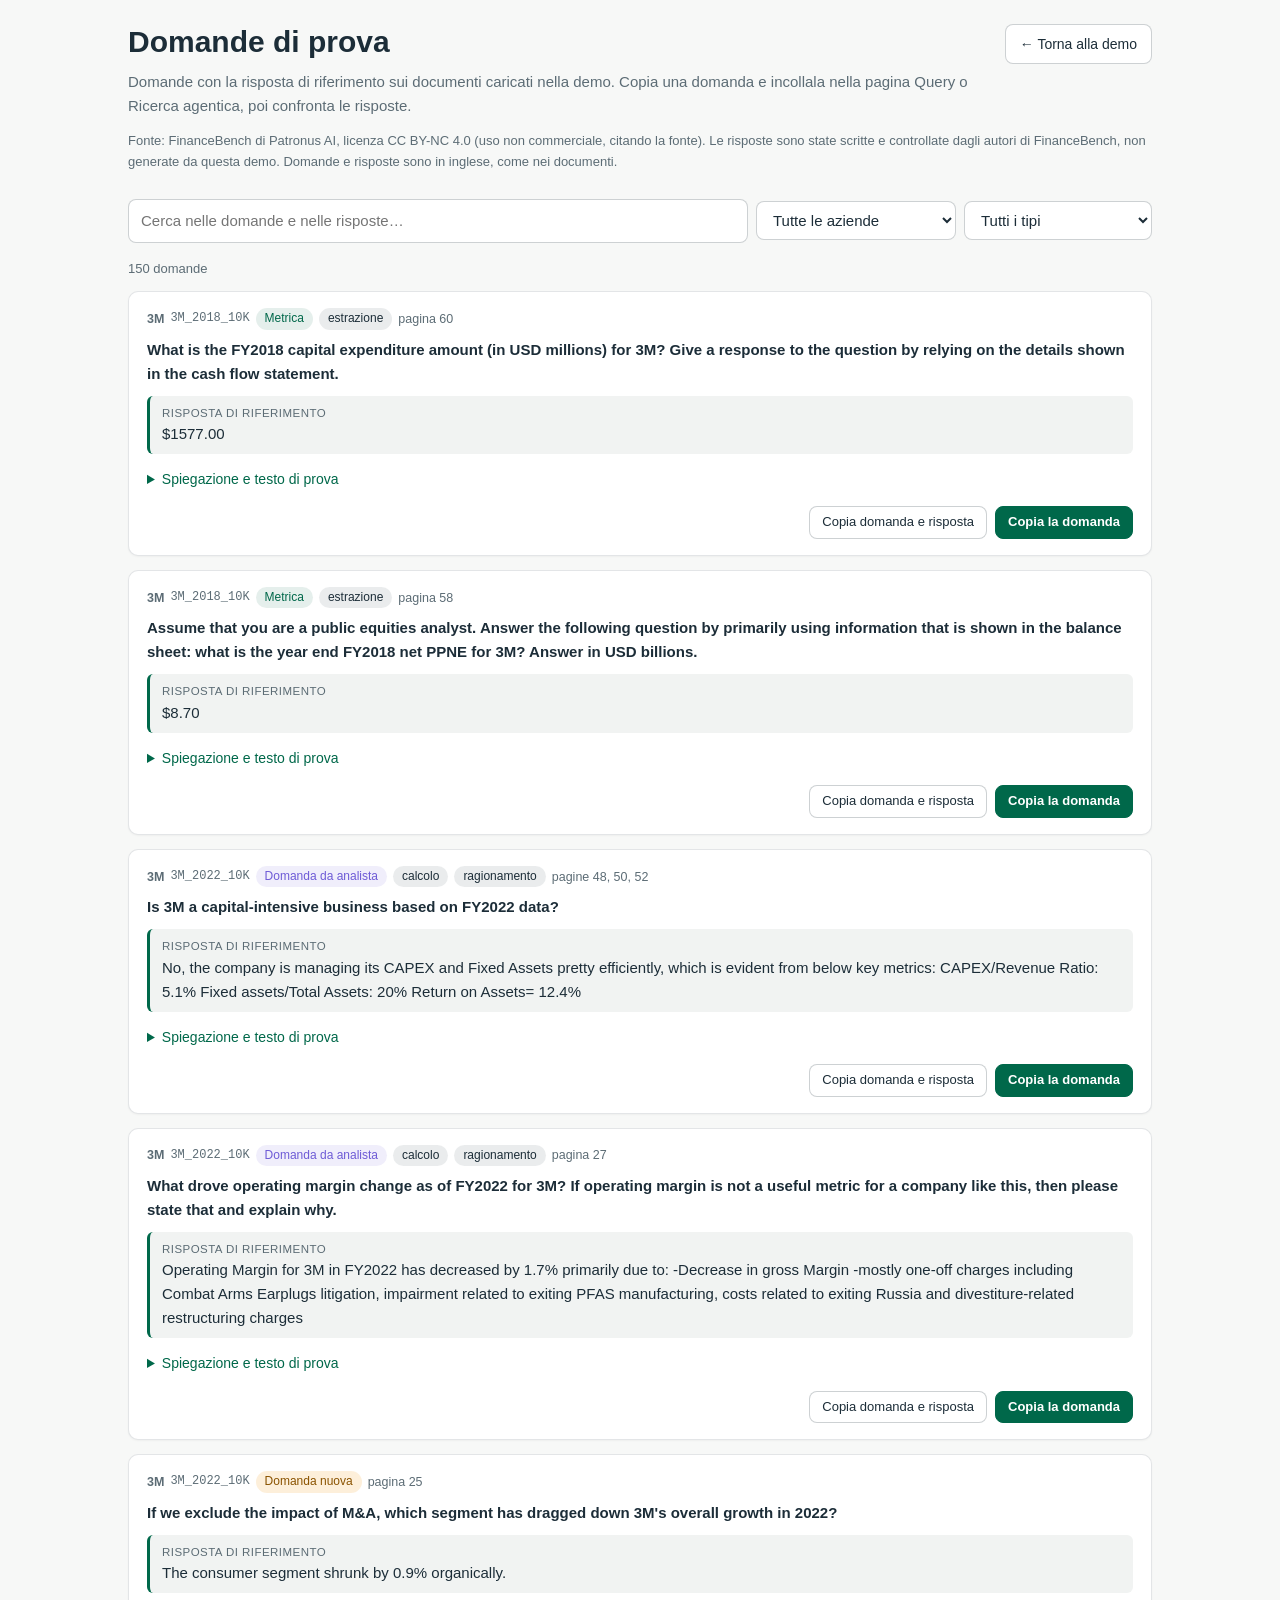
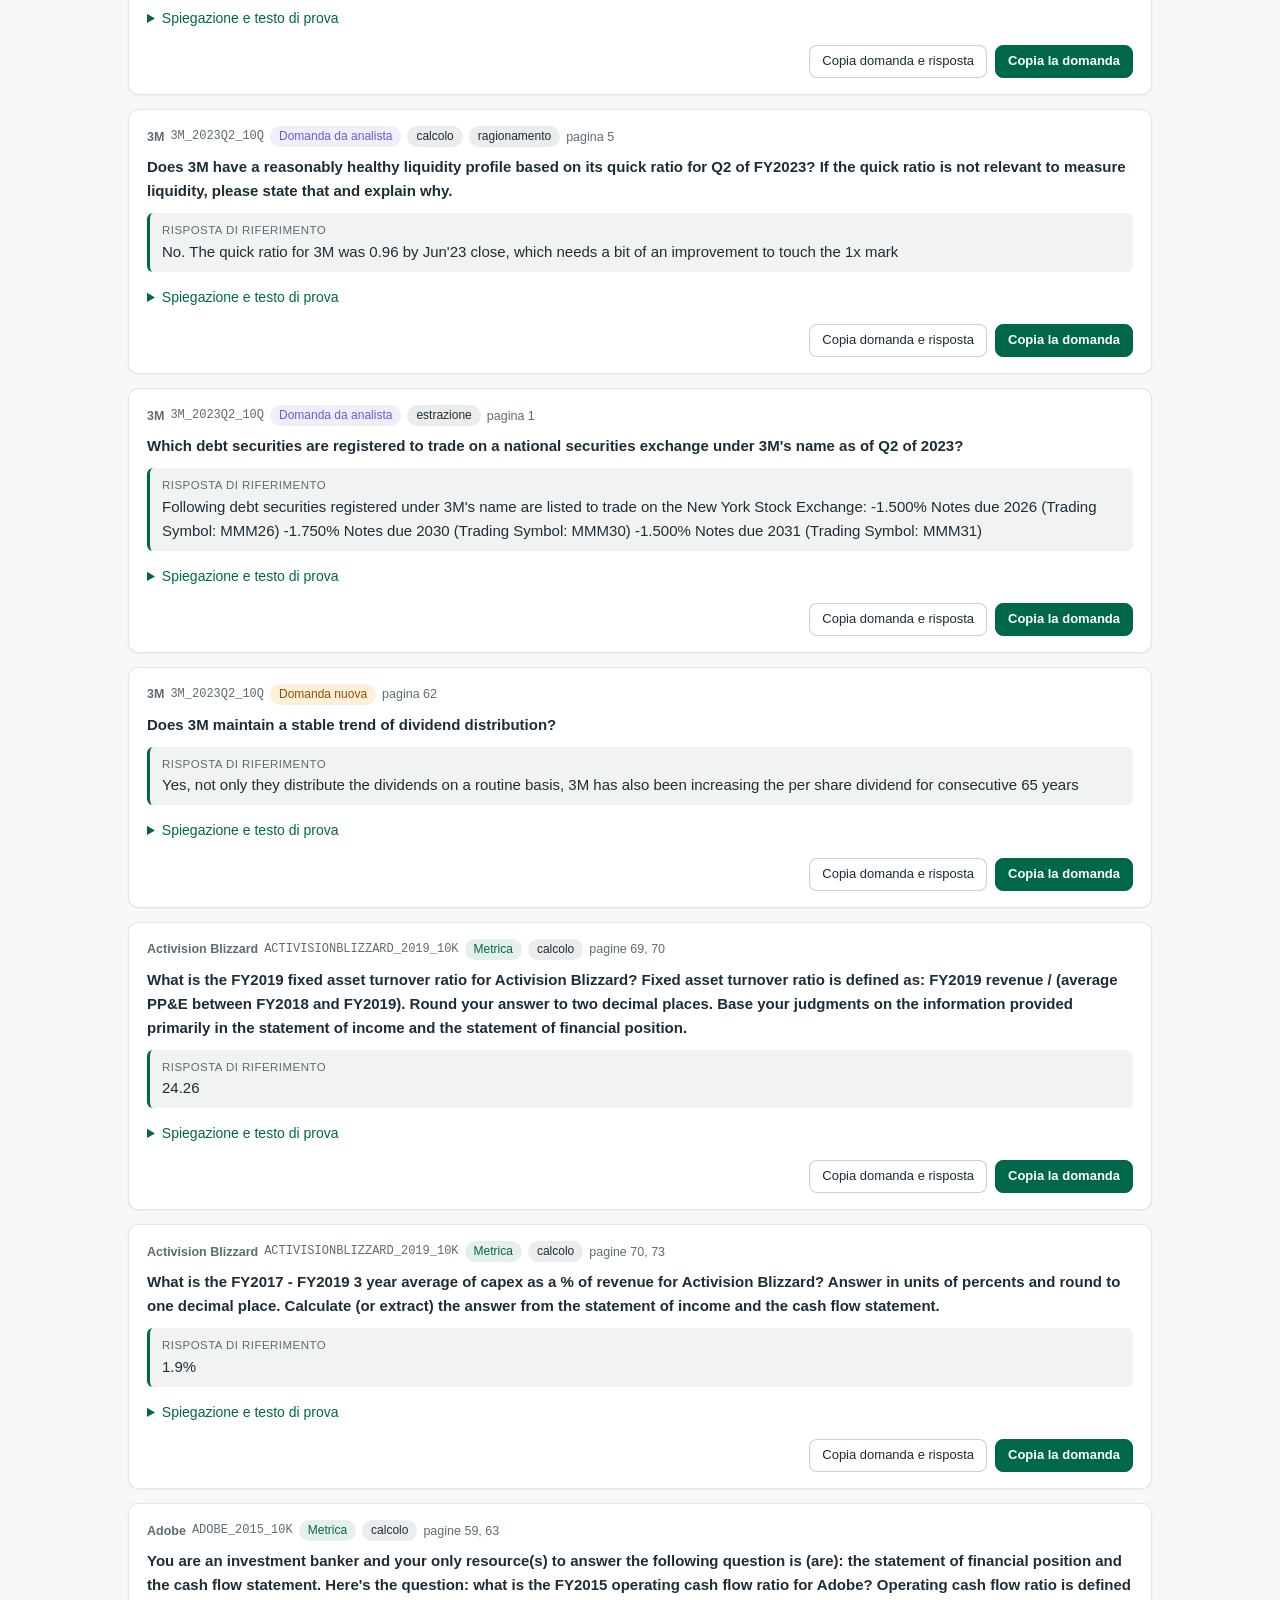
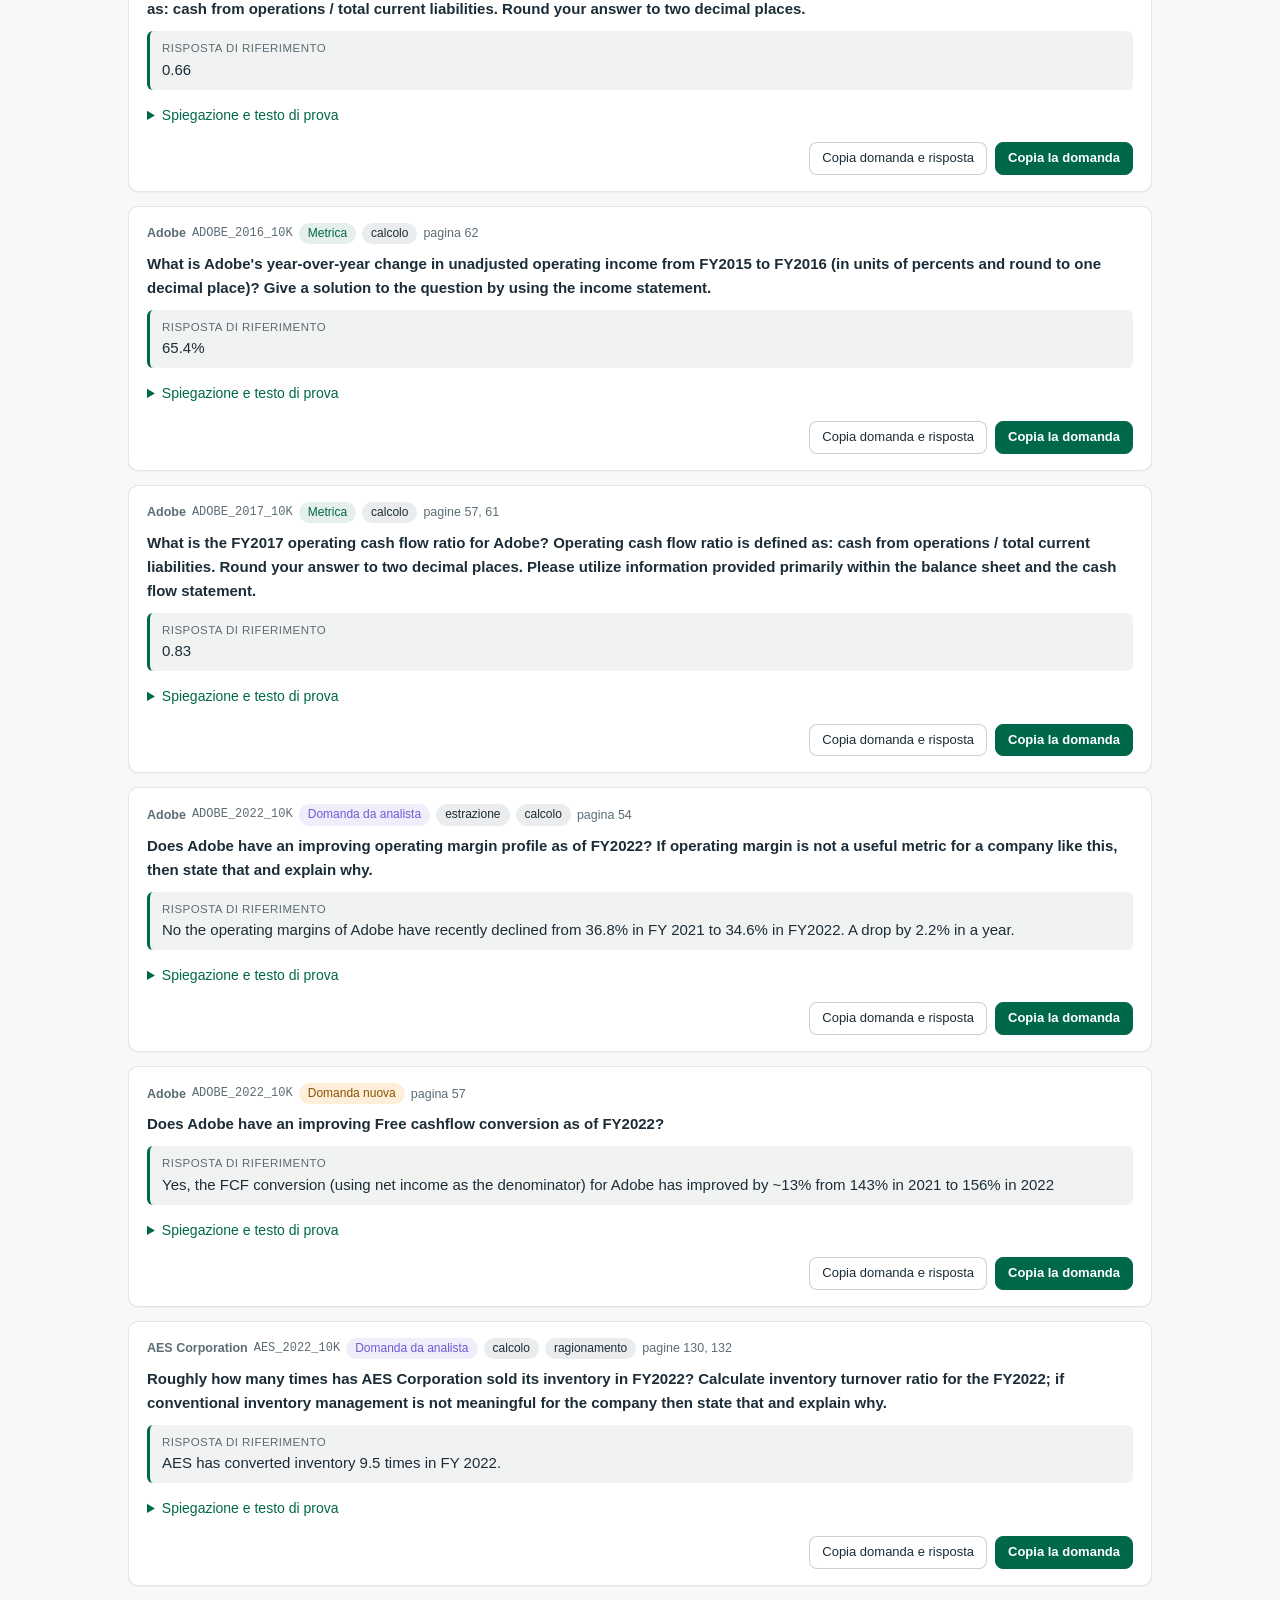
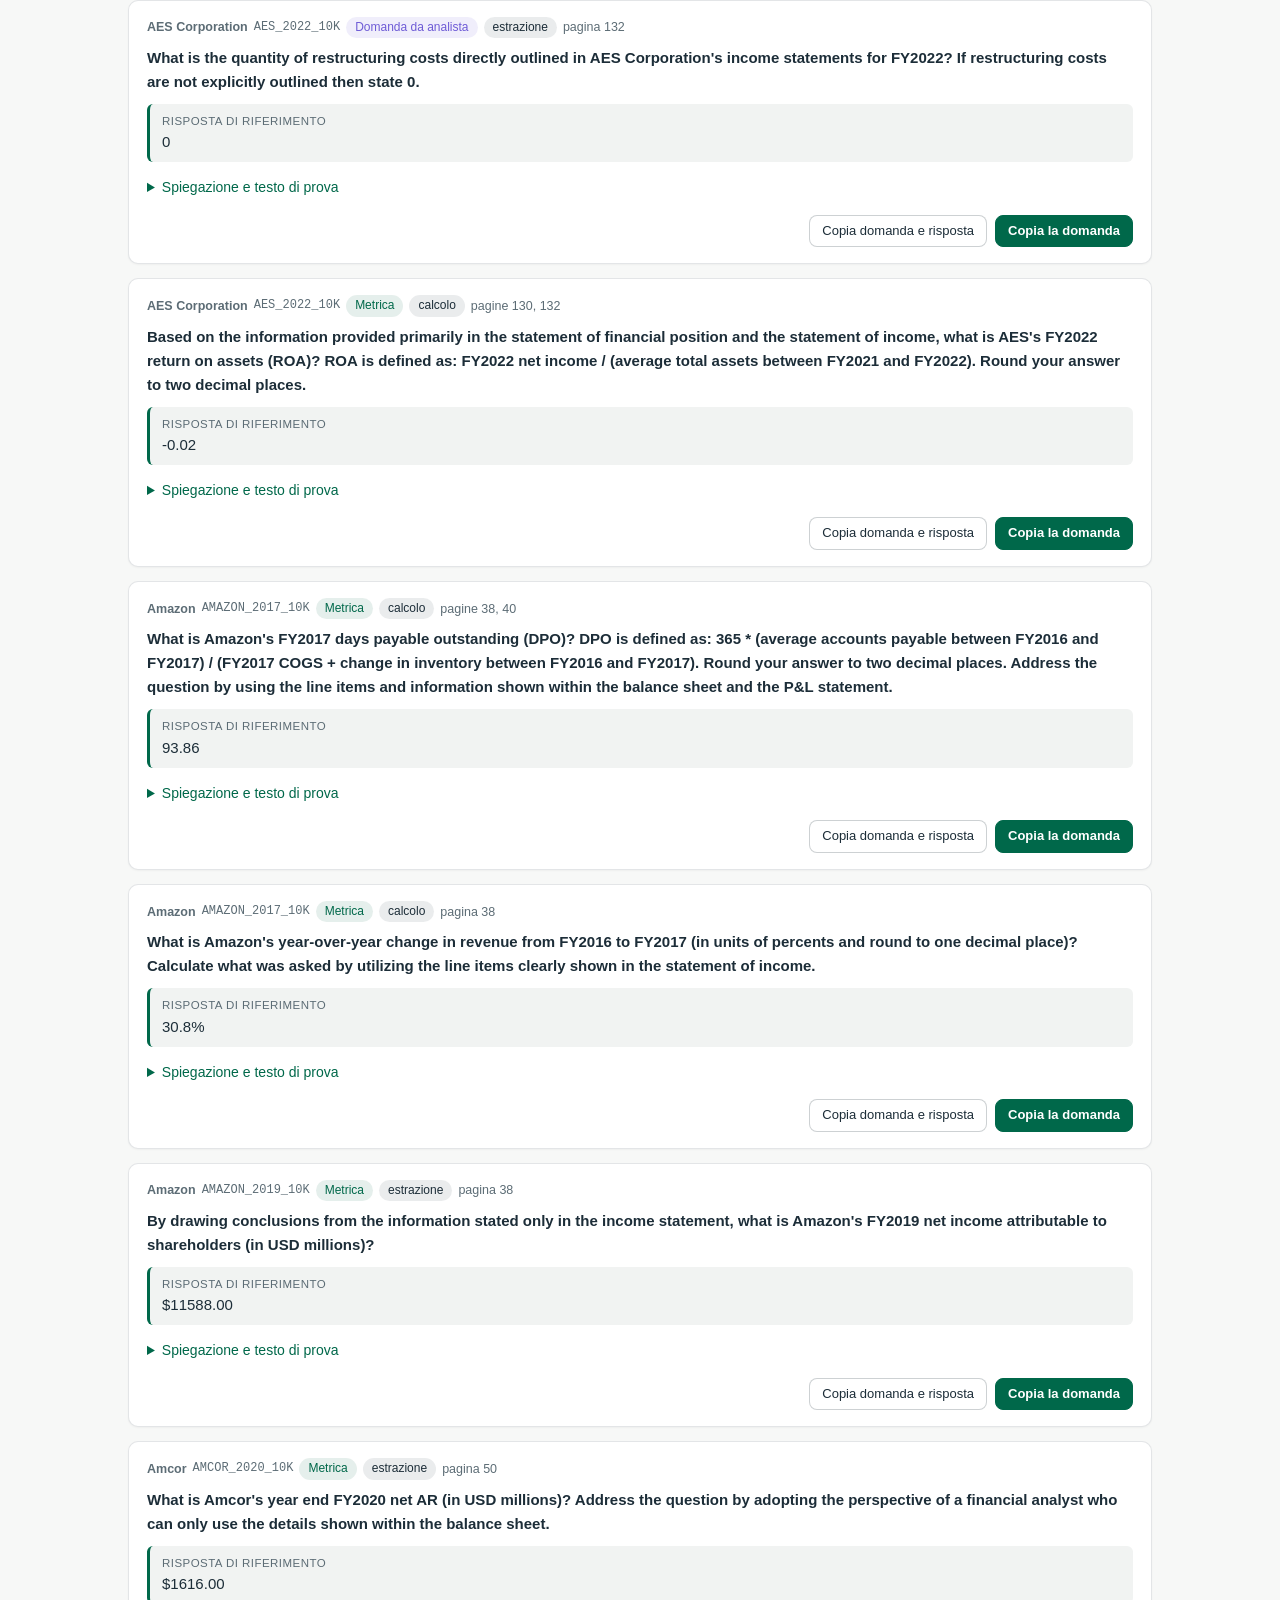
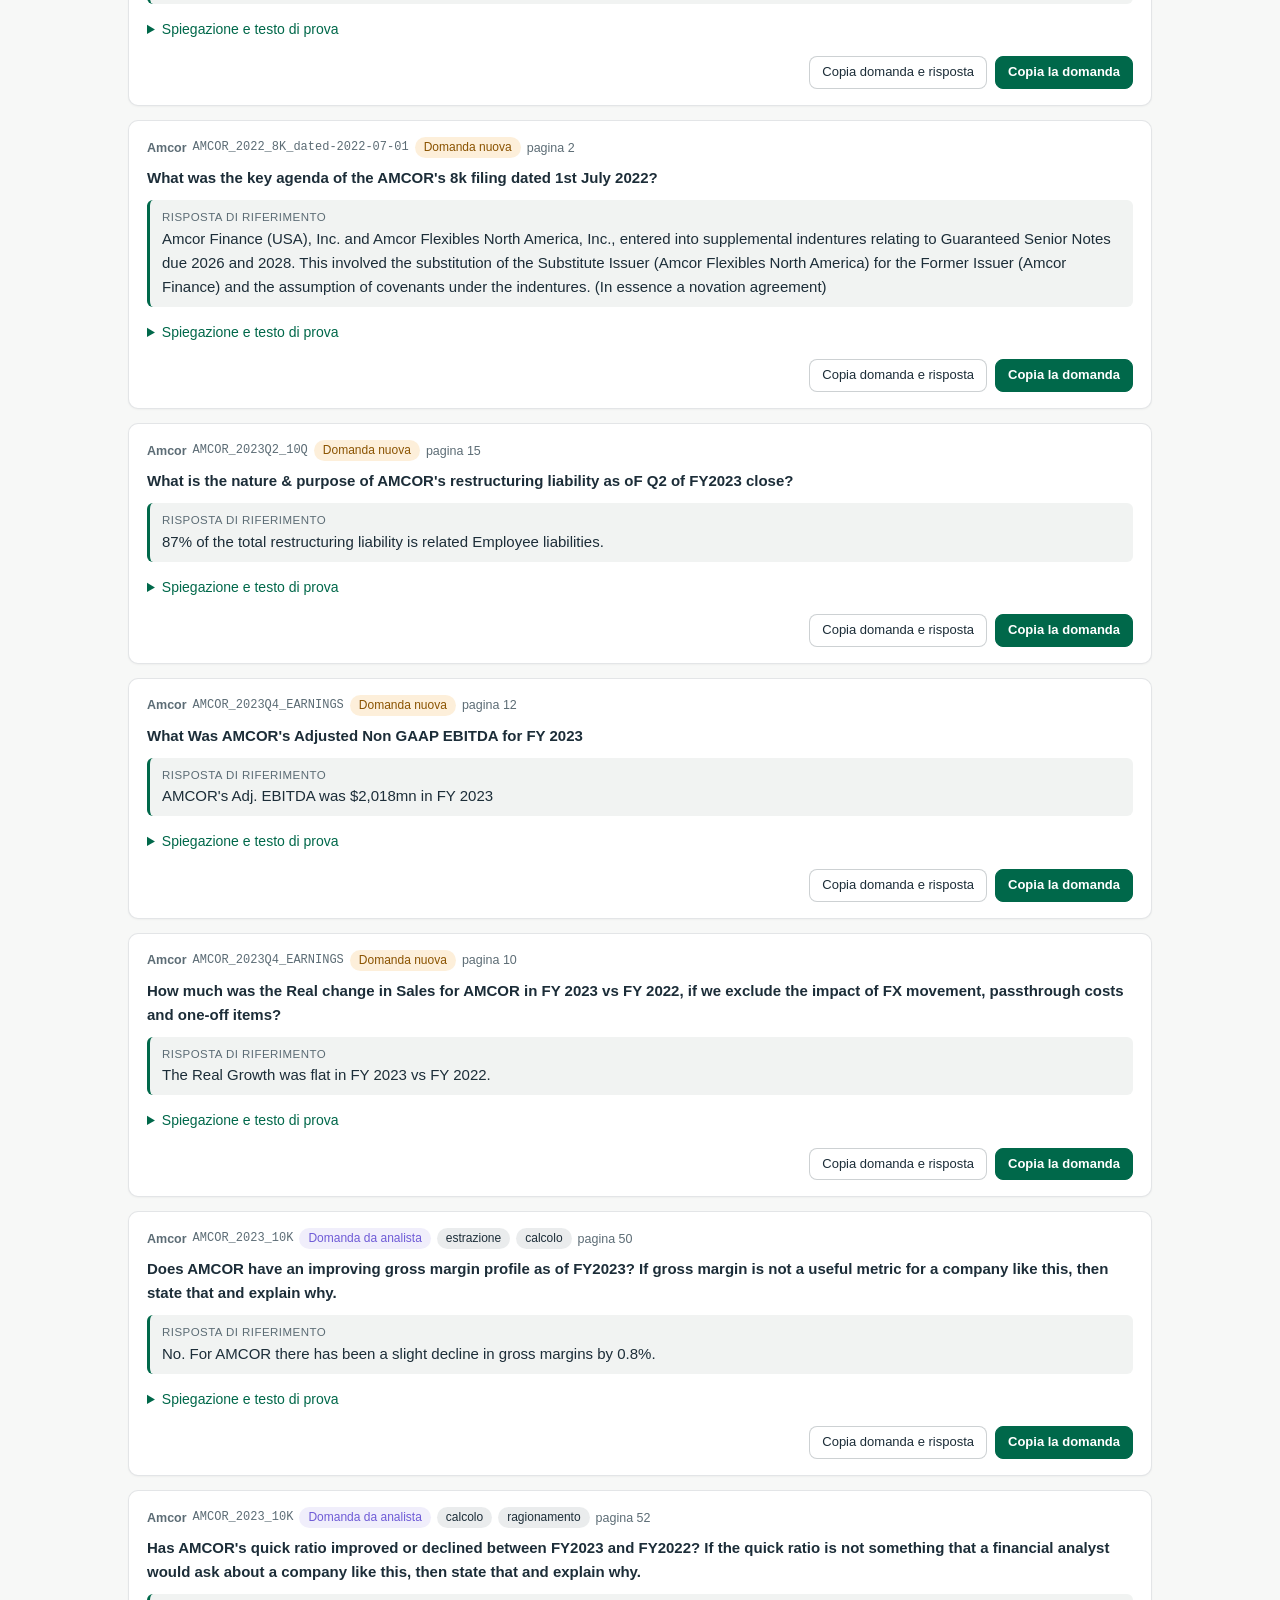
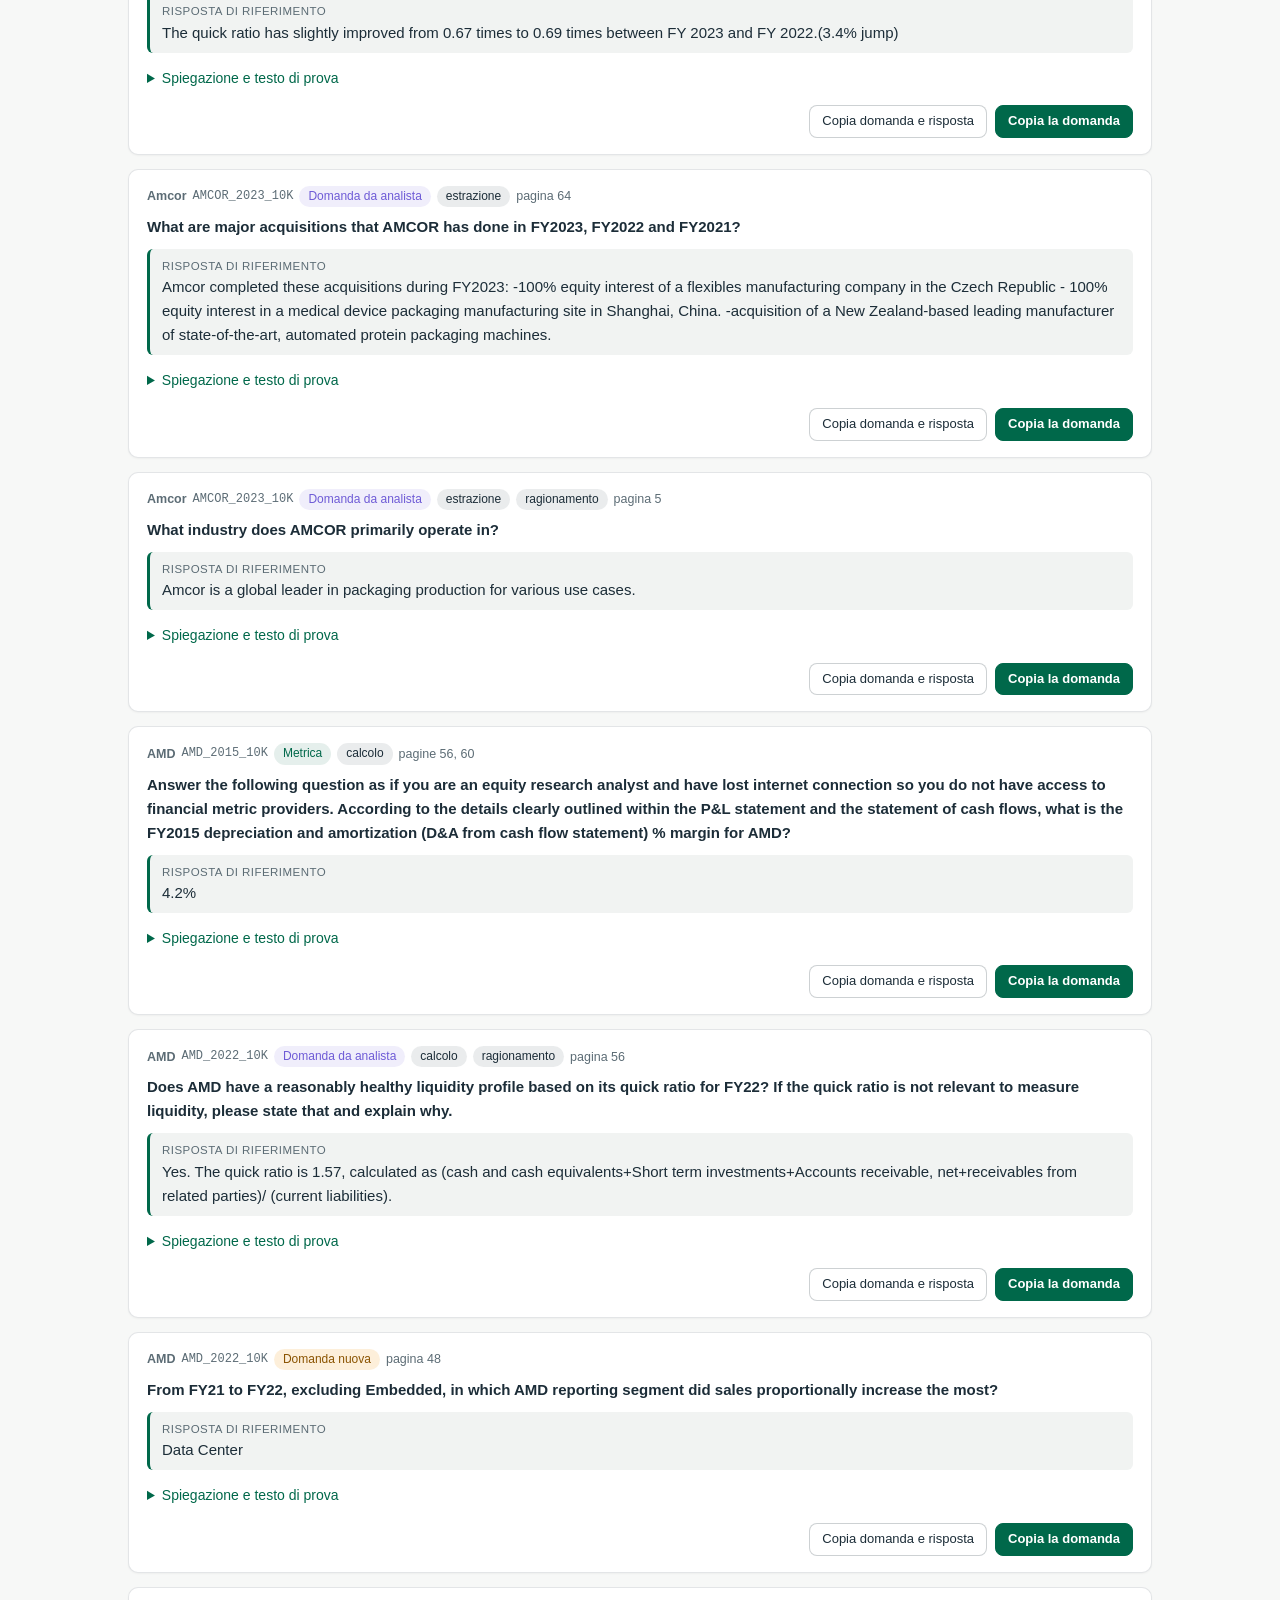
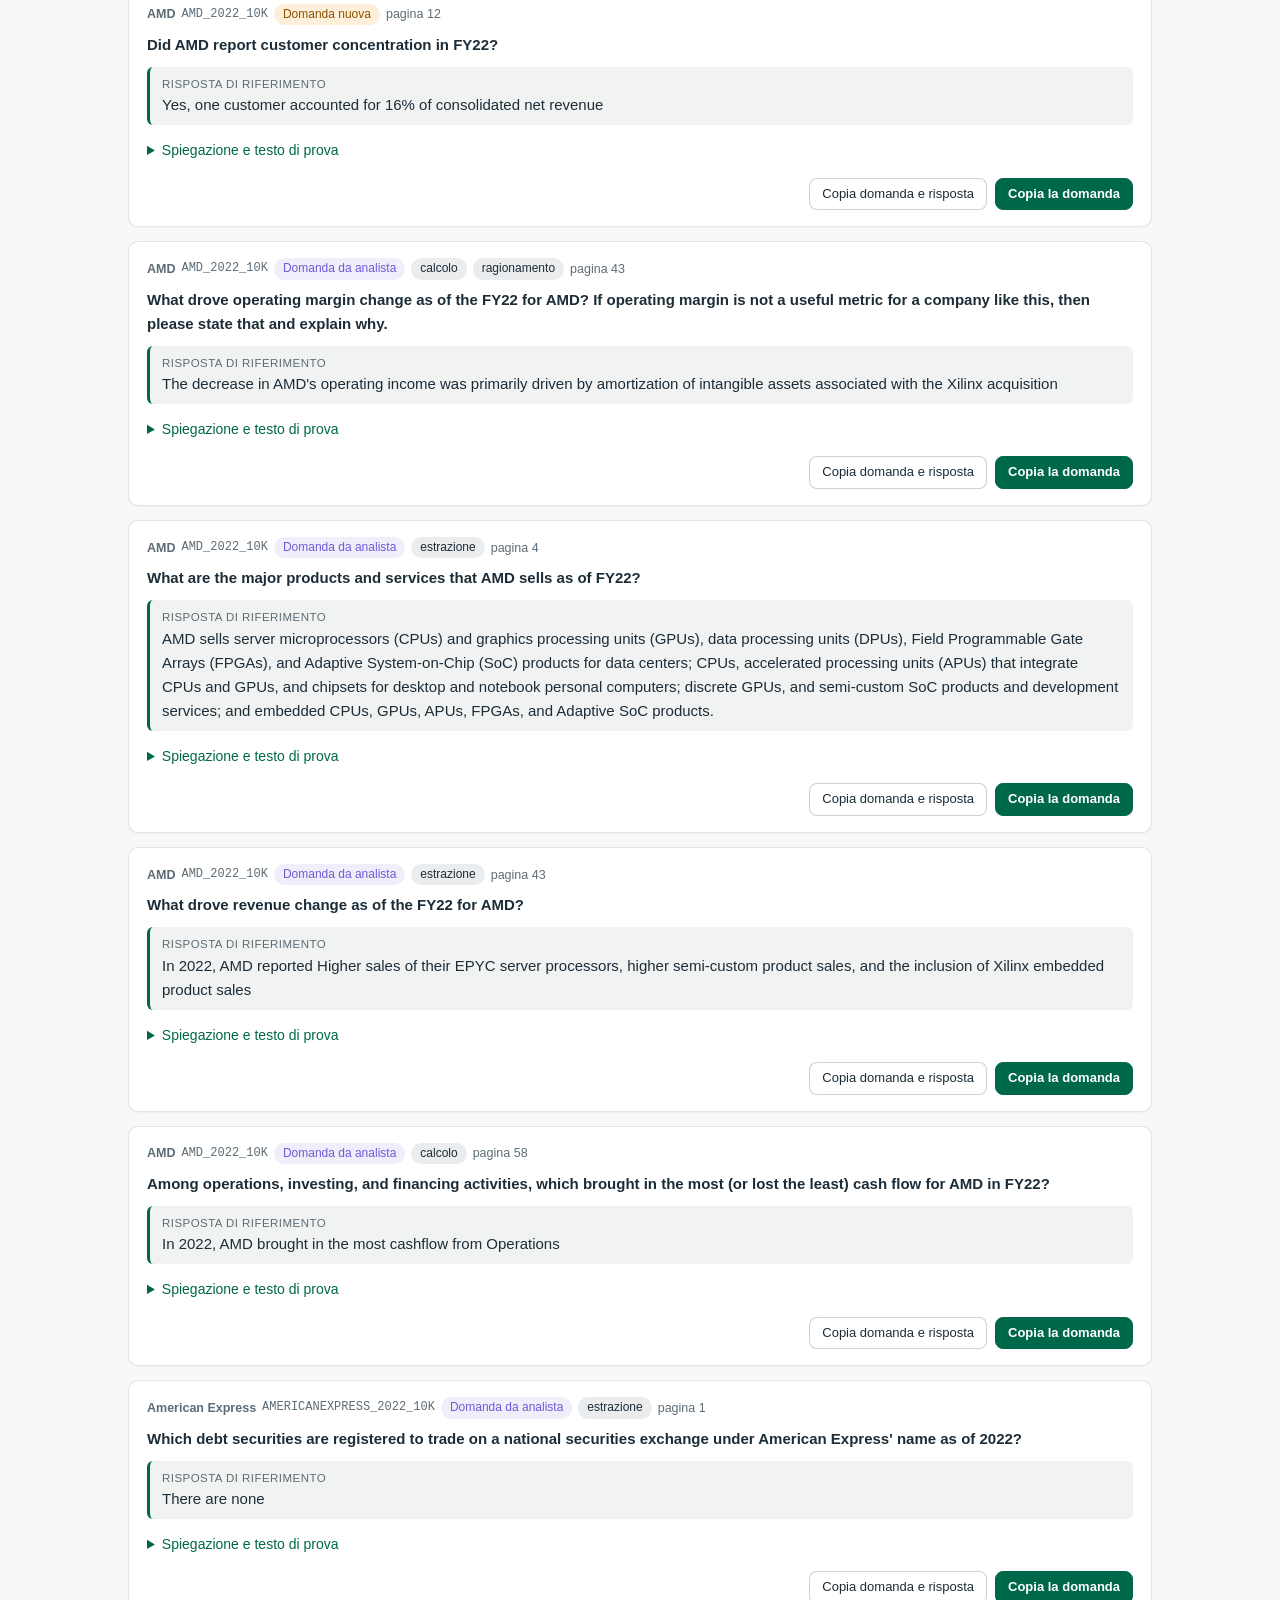
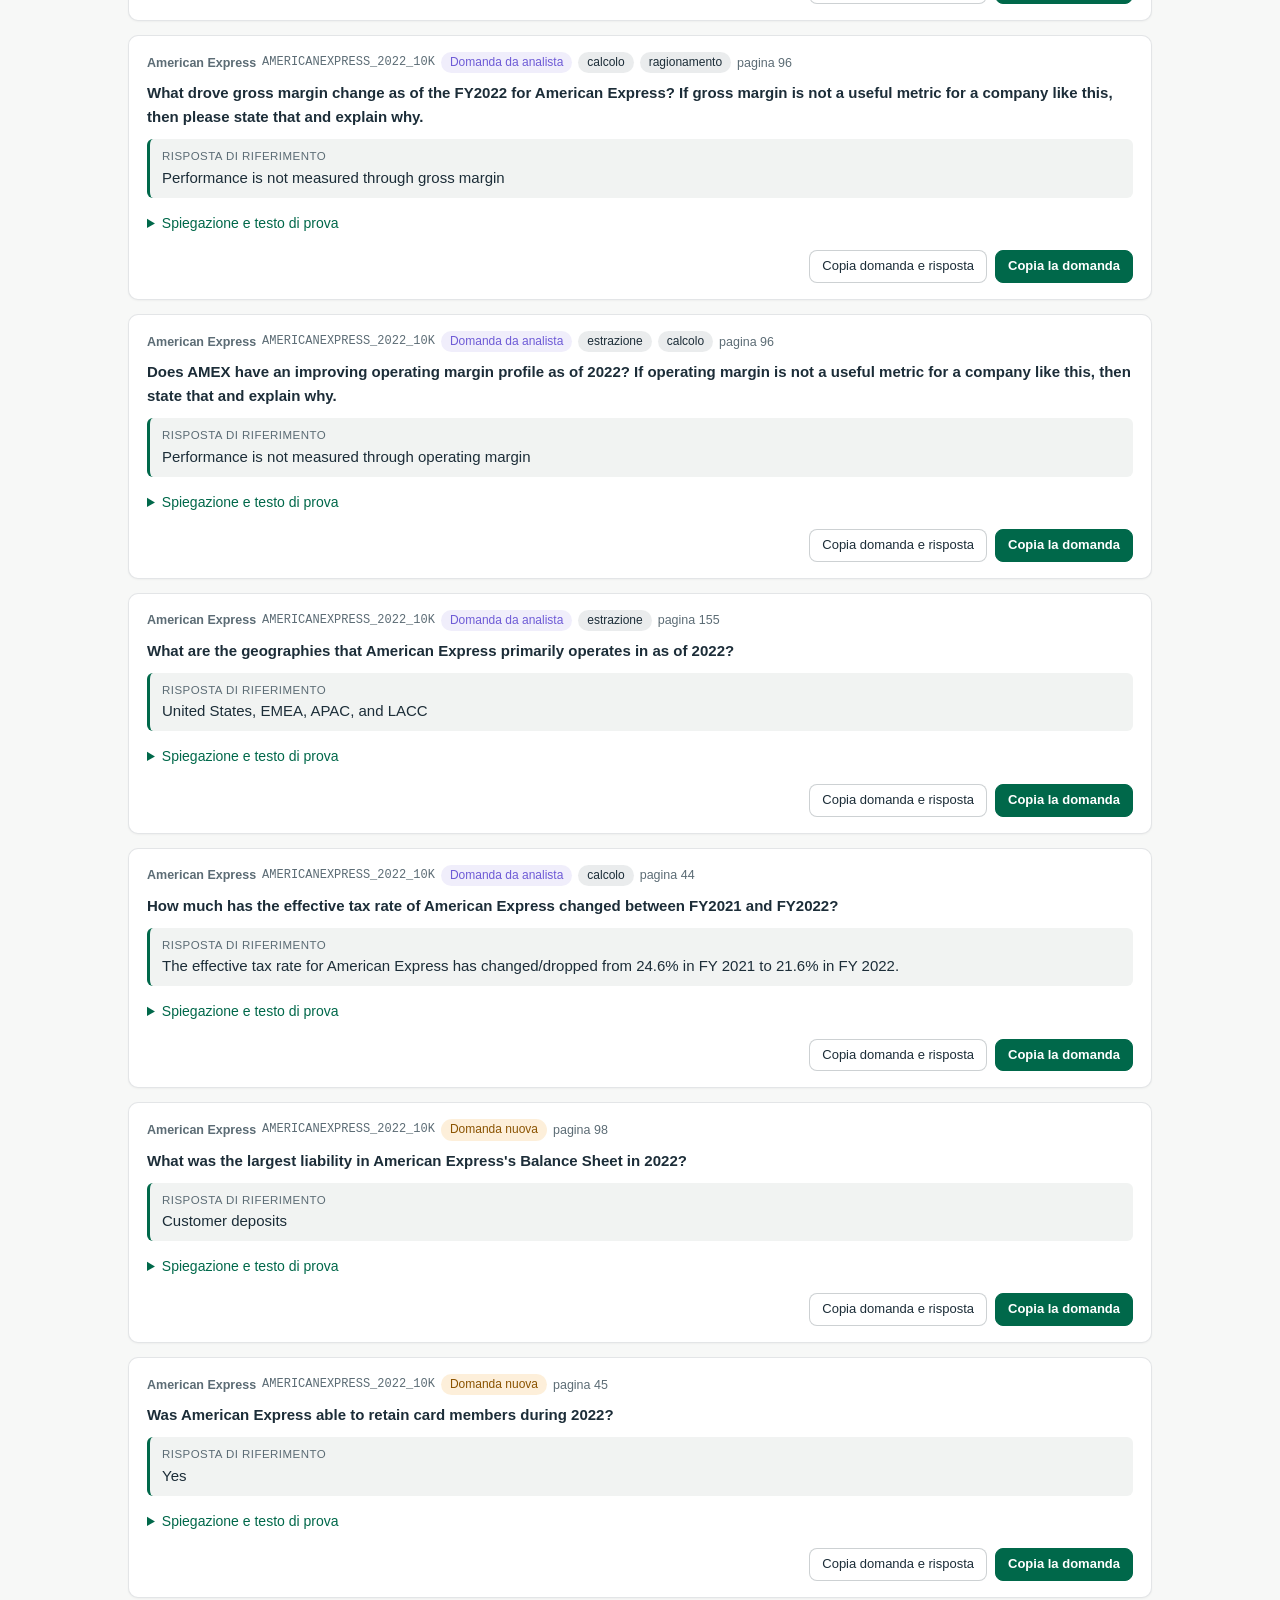
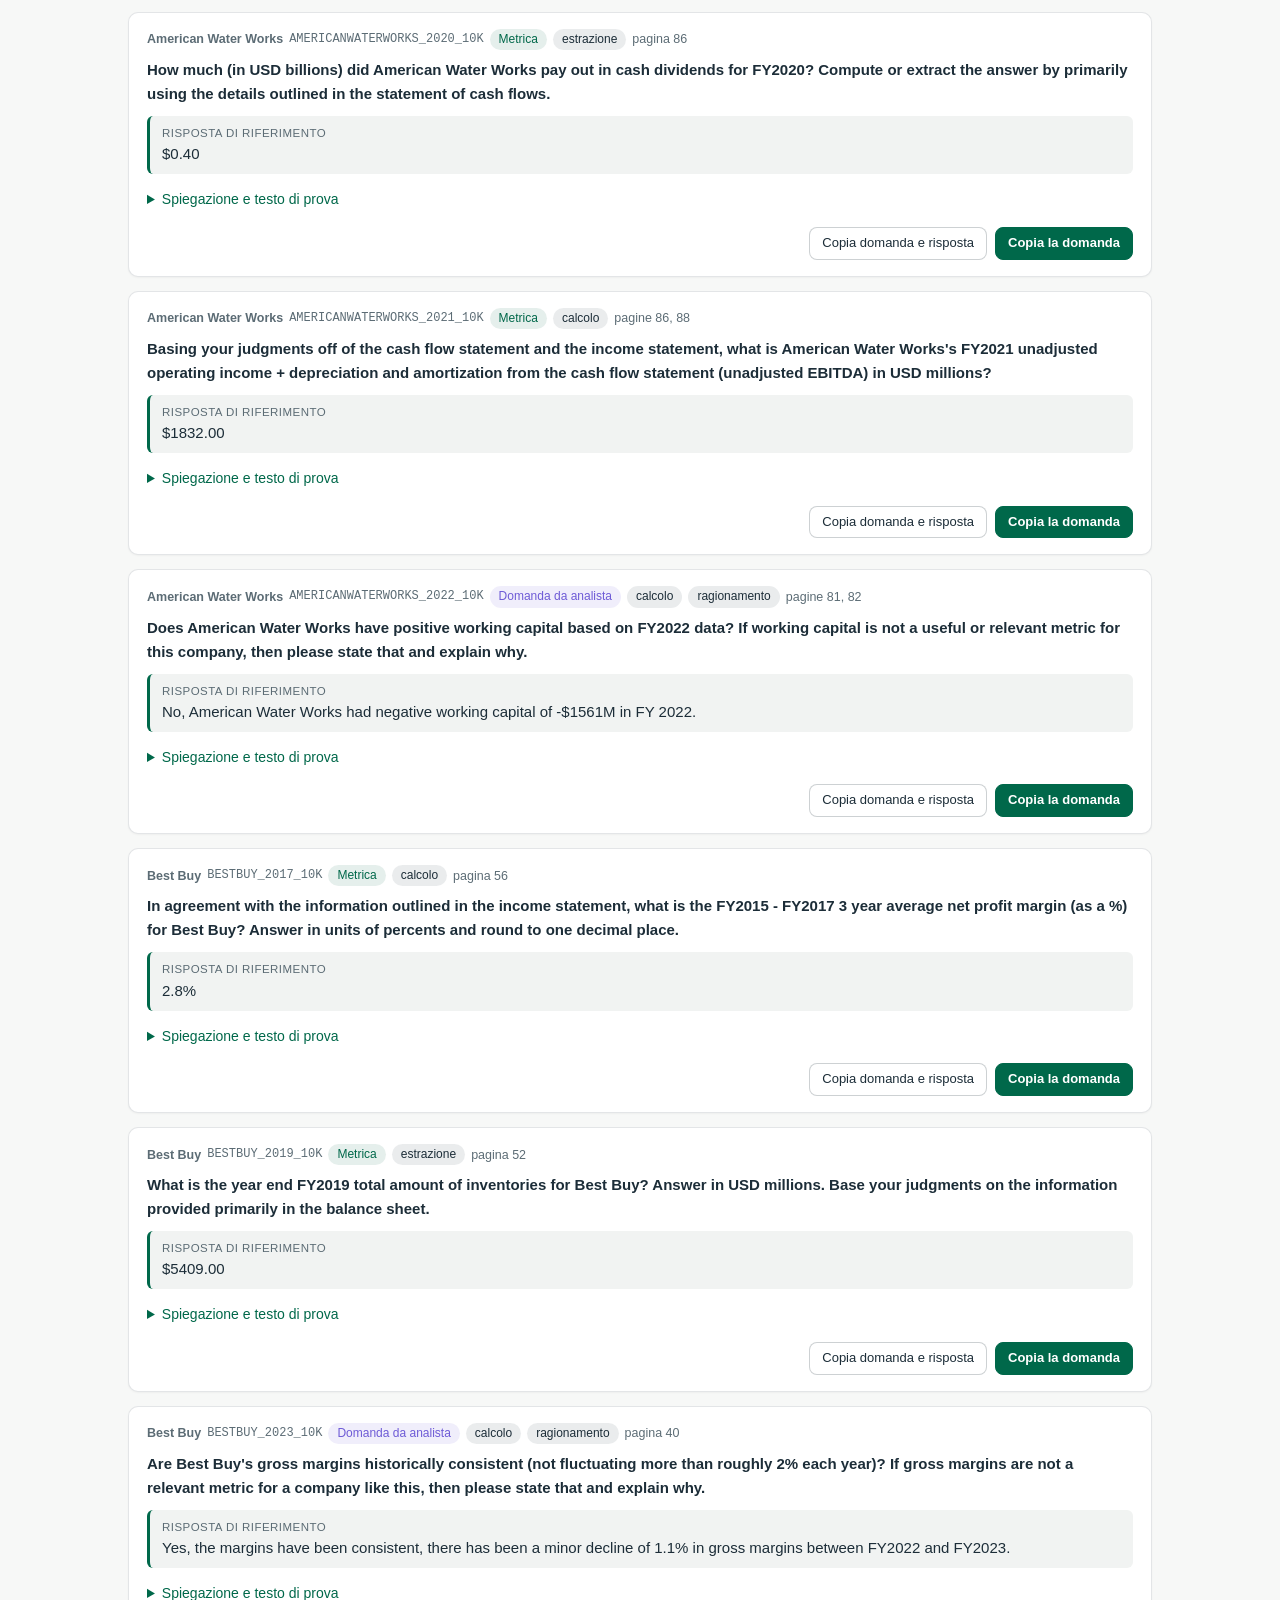
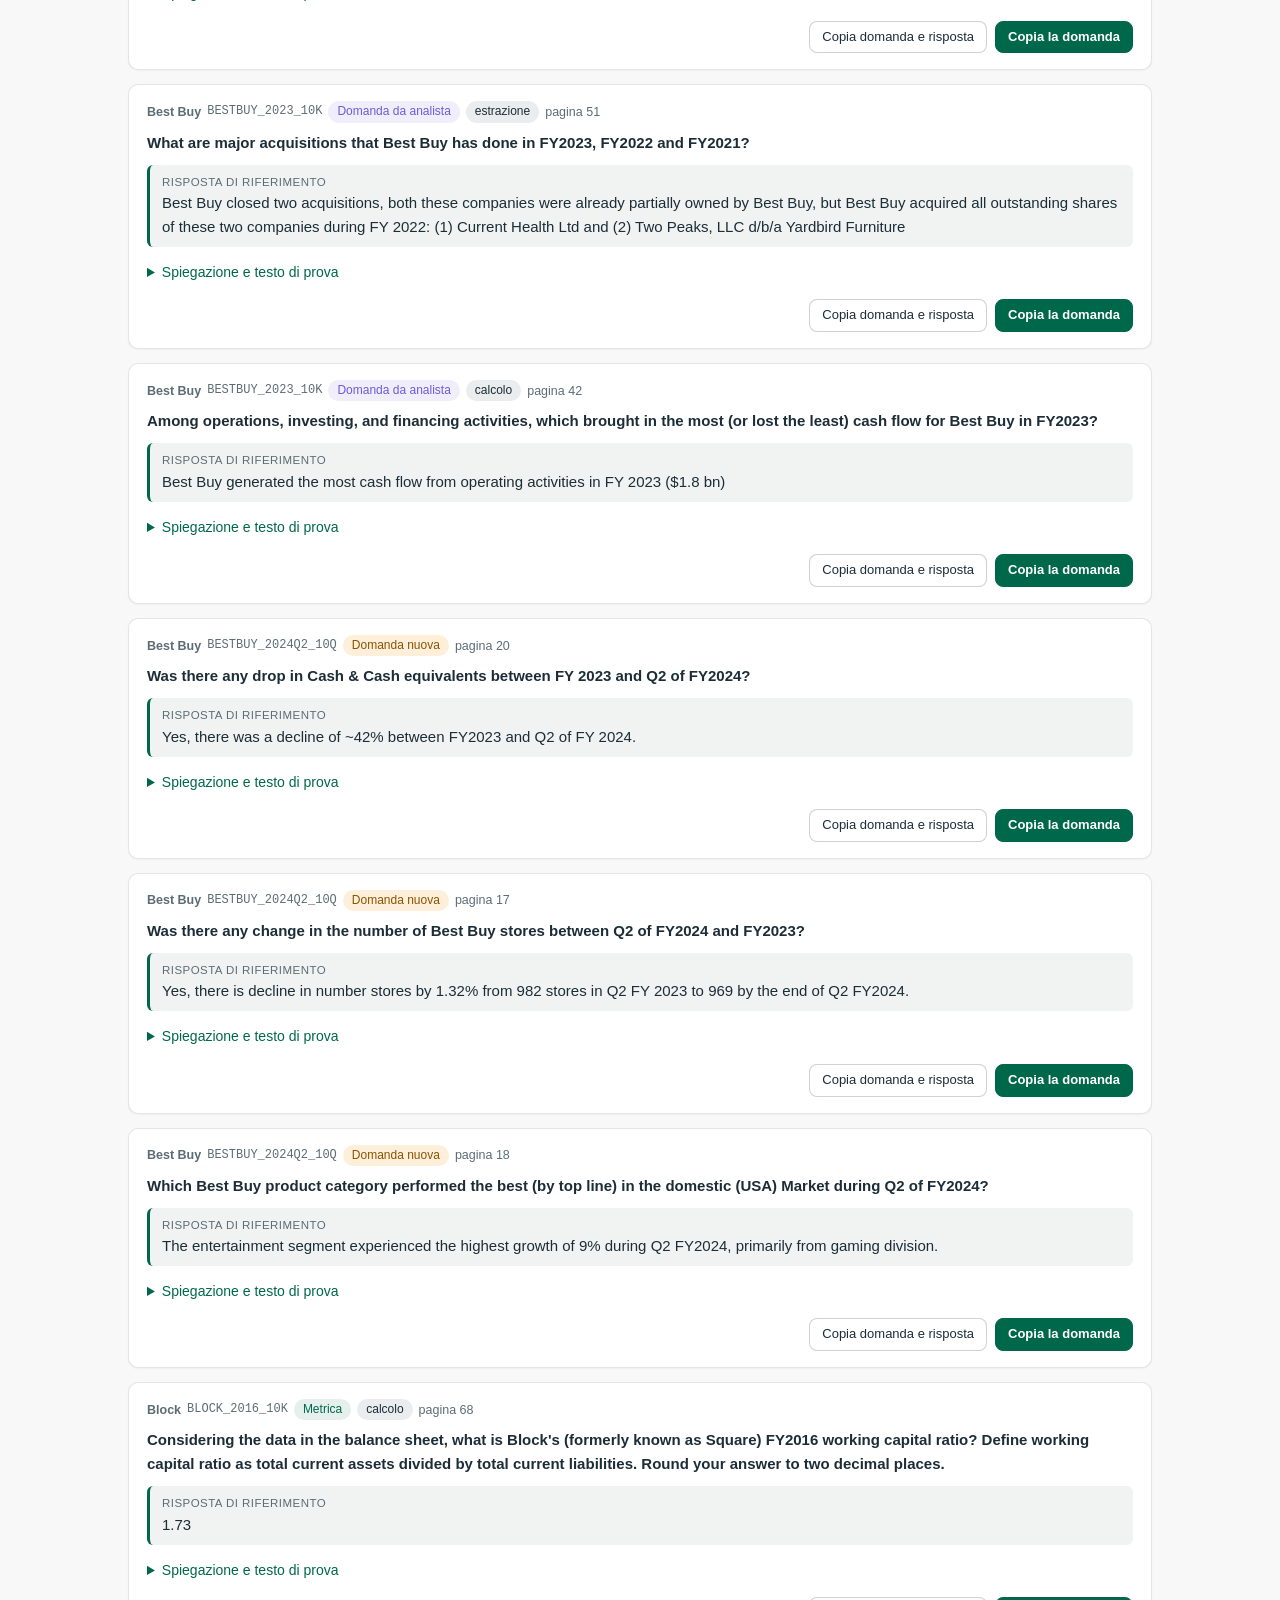
<file: web/domande.html>
<!DOCTYPE html>
<html lang="it">
<head>
  <meta charset="utf-8">
  <meta name="viewport" content="width=device-width, initial-scale=1">
  <title>Domande di prova · RAG Demo</title>
  <link rel="stylesheet" href="/web/style.css">
  <style>
    .qa-head { display: flex; justify-content: space-between; align-items: flex-start; gap: 16px; flex-wrap: wrap; }
    .qa-filters { display: flex; flex-wrap: wrap; gap: 8px; align-items: center; margin: 16px 0 6px; position: sticky; top: 0;
      background: var(--bg); padding: 10px 0; z-index: 5; }
    .qa-filters input[type=text] { flex: 1 1 260px; width: auto; }
    .qa-filters select { flex: 0 0 auto; width: auto; max-width: 260px; }
    .qa-head > div { flex: 1 1 520px; }
    .qa-count { margin: 4px 0 12px; }
    .qa-meta { display: flex; flex-wrap: wrap; gap: 6px; align-items: center; font-size: 12.5px; color: var(--muted); margin-bottom: 8px; }
    .qa-tag { font-size: 12px; border-radius: 999px; padding: 1px 9px; background: var(--neutral-bg); color: var(--text); }
    .qa-tag.t-Metrica { background: var(--accent-soft); color: var(--accent); }
    .qa-tag.t-Domanda-da-analista { background: var(--agent-soft); color: var(--agent); }
    .qa-tag.t-Domanda-nuova { background: var(--warn-bg); color: var(--warn); }
    .qa-doc { font-family: var(--mono); font-size: 12px; }
    .qa-q { font-weight: 600; margin: 0 0 10px; }
    .qa-a { border-left: 3px solid var(--accent); background: var(--surface-2); border-radius: 6px; padding: 8px 12px; margin: 0 0 8px; }
    .qa-a .lbl { display: block; font-size: 11.5px; text-transform: uppercase; letter-spacing: .04em; color: var(--muted); }
    .qa-card details { margin-top: 6px; font-size: 13.5px; }
    .qa-card summary { cursor: pointer; color: var(--accent); }
    .qa-ev { white-space: pre-wrap; font: 12px/1.5 var(--mono); background: var(--surface-2); border: 1px solid var(--border);
      border-radius: 8px; padding: 10px; max-height: 260px; overflow: auto; margin: 6px 0 0; }
    .qa-actions { display: flex; gap: 8px; justify-content: flex-end; margin-top: 10px; }
    .qa-actions button { font-size: 13px; padding: 5px 12px; }
    .qa-empty { text-align: center; padding: 30px; }
  </style>
</head>
<body>
  <main>
    <div class="qa-head">
      <div>
        <h1>Domande di prova</h1>
        <p class="muted" style="margin:0">Domande con la risposta di riferimento sui documenti caricati nella demo.
          Copia una domanda e incollala nella pagina Query o Ricerca agentica, poi confronta le risposte.</p>
      </div>
      <a class="btn" href="/" style="text-decoration:none">← Torna alla demo</a>
    </div>
    <p class="small muted">Fonte: FinanceBench di Patronus AI, licenza CC BY-NC 4.0 (uso non commerciale, citando la fonte).
      Le risposte sono state scritte e controllate dagli autori di FinanceBench, non generate da questa demo.
      Domande e risposte sono in inglese, come nei documenti.</p>

    <div class="qa-filters">
      <input type="text" id="qa-search" placeholder="Cerca nelle domande e nelle risposte…" aria-label="Cerca">
      <select id="qa-company" aria-label="Azienda"><option value="">Tutte le aziende</option></select>
      <select id="qa-type" aria-label="Tipo"><option value="">Tutti i tipi</option></select>
    </div>
    <p class="qa-count small muted" id="qa-count"></p>
    <div id="qa-list"></div>
  </main>

  <script>
  (() => {
    const el = (tag, cls, text) => { const n = document.createElement(tag); if (cls) n.className = cls; if (text != null) n.textContent = text; return n; };
    const list = document.getElementById("qa-list");
    const search = document.getElementById("qa-search");
    const company = document.getElementById("qa-company");
    const type = document.getElementById("qa-type");
    const count = document.getElementById("qa-count");
    let all = [];

    const copy = async (btn, text) => {
      try { await navigator.clipboard.writeText(text); }
      catch { const t = el("textarea"); t.value = text; document.body.append(t); t.select(); document.execCommand("copy"); t.remove(); }
      const old = btn.textContent; btn.textContent = "Copiata ✓"; setTimeout(() => (btn.textContent = old), 1400);
    };

    const card = (q) => {
      const c = el("div", "card qa-card");
      const meta = el("div", "qa-meta");
      meta.append(el("strong", null, q.company), el("span", "qa-doc", q.doc),
        el("span", "qa-tag t-" + q.type.replaceAll(" ", "-"), q.type));
      q.reasoning.forEach((r) => meta.append(el("span", "qa-tag", r)));
      const pages = [...new Set(q.evidence.map((e) => e.page))];
      if (pages.length) meta.append(el("span", null, (pages.length > 1 ? "pagine " : "pagina ") + pages.join(", ")));
      c.append(meta, el("p", "qa-q", q.question));
      const a = el("div", "qa-a"); a.append(el("span", "lbl", "Risposta di riferimento"), el("span", null, q.answer)); c.append(a);
      if (q.justification || q.evidence.length) {
        const d = el("details"); d.append(el("summary", null, "Spiegazione e testo di prova"));
        if (q.justification) d.append(el("p", null, q.justification));
        q.evidence.forEach((e) => { d.append(el("div", "small muted", `${e.doc} · pagina ${e.page}`), el("pre", "qa-ev", e.text)); });
        c.append(d);
      }
      const act = el("div", "qa-actions");
      const bq = el("button", "primary", "Copia la domanda"); bq.onclick = () => copy(bq, q.question);
      const ba = el("button", null, "Copia domanda e risposta"); ba.onclick = () => copy(ba, `${q.question}\n\nRisposta di riferimento: ${q.answer}`);
      act.append(ba, bq); c.append(act);
      return c;
    };

    const render = () => {
      const s = search.value.trim().toLowerCase();
      const shown = all.filter((q) => (!company.value || q.company === company.value) && (!type.value || q.type === type.value)
        && (!s || (q.question + " " + q.answer + " " + q.doc).toLowerCase().includes(s)));
      list.replaceChildren(...(shown.length ? shown.map(card) : [el("div", "card qa-empty muted", "Nessuna domanda con questi filtri.")]));
      count.textContent = shown.length === all.length ? `${all.length} domande` : `${shown.length} di ${all.length} domande`;
    };

    fetch("/web/domande.json").then((r) => r.json()).then((data) => {
      all = data.questions;
      [...new Set(all.map((q) => q.company))].sort((a, b) => a.localeCompare(b)).forEach((v) => company.append(new Option(v, v)));
      [...new Set(all.map((q) => q.type))].sort().forEach((v) => type.append(new Option(v, v)));
      [search, company, type].forEach((n) => n.addEventListener("input", render));
      render();
    }).catch(() => { list.replaceChildren(el("div", "card qa-empty muted", "Impossibile caricare l'elenco delle domande.")); });
  })();
  </script>
</body>
</html>
</file>
<file: web/style.css>
:root {
  --bg: #f7f8f7; --surface: #ffffff; --surface-2: #f1f3f2; --text: #1c2d38; --muted: #5c6c75;
  --border: rgba(28, 45, 56, 0.12); --border-strong: rgba(28, 45, 56, 0.22);
  --accent: #00684a; --accent-soft: rgba(0, 104, 74, 0.10); --accent-bright: #00ed64;
  --agent: #6e5bd6; --agent-soft: rgba(110, 91, 214, 0.10);
  --ok: #0f6e56; --ok-bg: rgba(29, 158, 117, 0.14); --warn: #8a5300; --warn-bg: rgba(239, 159, 39, 0.17);
  --neutral-bg: rgba(92, 108, 117, 0.13); --danger: #b42318; --danger-bg: rgba(180, 35, 24, 0.10);
  --radius: 10px; --shadow: 0 1px 2px rgba(0, 0, 0, 0.04);
  --font: -apple-system, BlinkMacSystemFont, "Inter", "Segoe UI", Roboto, sans-serif;
  --mono: ui-monospace, "SF Mono", Menlo, Consolas, monospace;
}
@media (prefers-color-scheme: dark) {
  :root {
    --bg: #0f1418; --surface: #161d22; --surface-2: #1d252b; --text: #e8edf0; --muted: #9aa8b0;
    --border: rgba(232, 237, 240, 0.12); --border-strong: rgba(232, 237, 240, 0.24);
    --accent: #00ed64; --accent-soft: rgba(0, 237, 100, 0.10); --agent: #a79cf0; --agent-soft: rgba(167, 156, 240, 0.12);
    --ok: #9fe1cb; --ok-bg: rgba(29, 158, 117, 0.22); --warn: #fac775; --warn-bg: rgba(239, 159, 39, 0.20);
    --neutral-bg: rgba(154, 168, 176, 0.16); --danger: #f7a39b; --danger-bg: rgba(180, 35, 24, 0.22);
  }
}
* { box-sizing: border-box; }
body { margin: 0; background: var(--bg); color: var(--text); font: 15px/1.6 var(--font); }
a { color: var(--accent); }
code, pre { font-family: var(--mono); font-size: 12.5px; }
pre { background: var(--surface-2); border: 1px solid var(--border); border-radius: 8px; padding: 12px; overflow: auto; max-height: 420px; white-space: pre-wrap; }
h1 { font-size: 30px; line-height: 1.2; margin: 0 0 10px; }
h2 { font-size: 19px; margin: 28px 0 10px; }
h3 { font-size: 16px; margin: 0 0 6px; }
h4 { font-size: 14px; margin: 0 0 4px; }
.muted { color: var(--muted); }
.small { font-size: 13px; }
.hidden { display: none !important; }

.topbar { display: flex; justify-content: space-between; align-items: center; gap: 12px; padding: 14px 28px;
  background: var(--surface); border-bottom: 1px solid var(--border); position: sticky; top: 0; z-index: 10; }
.brand { display: flex; gap: 12px; align-items: center; }
.logo { color: var(--accent); font-size: 26px; }
.brand-title { font-weight: 650; }
.brand-meta { color: var(--muted); font-size: 12.5px; display: flex; flex-wrap: wrap; align-items: center; gap: 4px 5px; margin-top: 3px; }
.hstep { display: inline-flex; align-items: center; gap: 5px; font: 11.5px var(--mono); color: var(--text); white-space: nowrap; cursor: default; }
.hstep::before { content: ""; width: 6px; height: 6px; border-radius: 50%; background: var(--c); }
.hmode { padding: 0 7px; border-radius: 999px; background: var(--accent-soft); color: var(--accent); font: 11.5px var(--mono); cursor: default; }
.harrow { font-style: normal; font-size: 11px; color: var(--muted); padding: 0 2px; }
.pill { font-size: 12.5px; padding: 4px 12px; border-radius: 999px; background: var(--neutral-bg); white-space: nowrap; }
.pill.ok { background: var(--ok-bg); color: var(--ok); }
.pill.bad { background: var(--danger-bg); color: var(--danger); }
.tabs { display: flex; gap: 4px; padding: 0 28px; background: var(--surface); border-bottom: 1px solid var(--border); overflow-x: auto; }
.tabs a { padding: 12px 14px; text-decoration: none; color: var(--muted); border-bottom: 2px solid transparent; white-space: nowrap; font-weight: 550; }
.tabs a.active { color: var(--text); border-bottom-color: var(--accent); }
main { max-width: 1080px; margin: 0 auto; padding: 24px 28px 80px; }

.card { background: var(--surface); border: 1px solid var(--border); border-radius: var(--radius); padding: 16px 18px; box-shadow: var(--shadow); }
.card + .card { margin-top: 14px; }
:is(.grid2, .grid3, .grid4) > .card { margin-top: 0; }
.grid4 + .card, .card + .grid4 { margin-top: 16px; }
.grid2 { display: grid; grid-template-columns: repeat(auto-fit, minmax(300px, 1fr)); gap: 14px; }
.grid3 { display: grid; grid-template-columns: repeat(auto-fit, minmax(220px, 1fr)); gap: 14px; }
.grid4 { display: grid; grid-template-columns: repeat(auto-fit, minmax(190px, 1fr)); gap: 12px; }
.row { display: flex; gap: 10px; align-items: center; flex-wrap: wrap; }
.spacer { flex: 1; }

button, .btn { font: inherit; font-size: 14px; border-radius: 8px; border: 1px solid var(--border-strong); background: var(--surface);
  color: var(--text); padding: 8px 14px; cursor: pointer; text-decoration: none; display: inline-flex; gap: 6px; align-items: center; }
button:hover { background: var(--surface-2); }
button.primary { background: var(--accent); border-color: var(--accent); color: #fff; font-weight: 600; }
@media (prefers-color-scheme: dark) { button.primary { color: #062a1d; } }
button.primary:hover { filter: brightness(1.08); }
button.danger { color: var(--danger); border-color: var(--danger); }
button.link { border: none; background: none; color: var(--accent); padding: 4px 0; }
button:disabled { opacity: 0.5; cursor: default; }
input[type=text], input[type=number], textarea, select { font: inherit; color: var(--text); background: var(--surface);
  border: 1px solid var(--border-strong); border-radius: 8px; padding: 9px 12px; width: 100%; }
textarea { resize: vertical; min-height: 84px; }
label { font-size: 13px; color: var(--muted); display: block; margin-bottom: 4px; }
.field { margin-bottom: 12px; }
details > summary { cursor: pointer; color: var(--muted); font-size: 14px; padding: 6px 0; }
details[open] > summary { color: var(--text); }
.chips { display: flex; flex-wrap: wrap; gap: 6px; margin: 8px 0 12px; }
.chip { font-size: 13px; border: 1px solid var(--border); background: var(--surface-2); border-radius: 999px; padding: 4px 12px; cursor: pointer; }
.chip:hover { border-color: var(--accent); }

.hero { margin: 12px 0 24px; }
.lead { font-size: 17px; color: var(--muted); max-width: 820px; }
.flow { display: flex; align-items: stretch; gap: 8px; flex-wrap: wrap; margin: 20px 0 24px; }
.flow-box { flex: 1; min-width: 160px; background: var(--surface); border: 1px solid var(--border); border-radius: var(--radius); padding: 12px 14px; display: flex; flex-direction: column; }
.flow-box span { color: var(--muted); font-size: 13px; }
.flow-box.accent { border: 2px solid var(--accent); }
.flow-arrow { align-self: center; color: var(--muted); font-size: 20px; }
.steps-list li { margin-bottom: 6px; }

/* Domanda */
.ask { display: grid; gap: 10px; }
.ask-actions { display: flex; gap: 10px; align-items: center; flex-wrap: wrap; }
.settings { display: grid; grid-template-columns: repeat(auto-fit, minmax(180px, 1fr)); gap: 12px; margin-top: 10px; align-items: end; }
/* Etichette su una o due righe: i campi restano allineati in basso. */
.settings > div { display: flex; flex-direction: column; justify-content: flex-end; height: 100%; }
.settings > div > label:only-child { display: flex; align-items: center; gap: 8px; min-height: 38px; margin: 0; color: var(--text); }

/* Passi in diretta */
.live { margin-top: 18px; }
.timeline { display: grid; gap: 2px; }
.tl-row { display: grid; grid-template-columns: 28px minmax(0, 1fr) 70px; gap: 10px; padding: 8px 4px; border-bottom: 1px solid var(--border); animation: rise .35s ease both; }
.tl-row:last-child { border-bottom: none; }
.tl-icon { text-align: center; }
.tl-title { font-weight: 600; }
.tl-detail { color: var(--muted); font-size: 13px; }
.tl-time { text-align: right; color: var(--muted); font-size: 13px; }
.tl-row.running .tl-title::after { content: ""; display: inline-block; width: 8px; height: 8px; margin-left: 8px; border-radius: 50%; background: var(--accent); animation: pulse 1s infinite; }
@keyframes rise { from { opacity: 0; transform: translateY(5px); } to { opacity: 1; transform: none; } }
@keyframes pulse { 0%, 100% { opacity: .25; } 50% { opacity: 1; } }
.timebar { display: flex; height: 8px; border-radius: 4px; overflow: hidden; margin: 12px 0 6px; background: var(--surface-2); }
.timebar span { display: block; height: 100%; }
.legend { display: flex; gap: 14px; flex-wrap: wrap; font-size: 12.5px; color: var(--muted); }
.legend i { display: inline-block; width: 8px; height: 8px; border-radius: 50%; margin-right: 5px; }

/* Risposta */
.answer-card { margin-top: 18px; }
.answer-head { display: flex; justify-content: space-between; align-items: center; gap: 10px; flex-wrap: wrap; margin-bottom: 8px; }
.question-echo { color: var(--muted); font-size: 13.5px; }
.badge { font-size: 13px; padding: 4px 12px; border-radius: 8px; font-weight: 600; white-space: nowrap; }
.badge.ok { background: var(--ok-bg); color: var(--ok); }
.badge.risk { background: var(--warn-bg); color: var(--warn); }
.badge.partial, .badge.absent { background: var(--neutral-bg); color: var(--text); }
.answer { font-size: 16px; }
.answer p { margin: 0 0 10px; }
.answer ul { margin: 0 0 10px; padding-left: 22px; }
.cite { display: inline-block; font-size: 11.5px; font-weight: 700; color: var(--accent); background: var(--accent-soft); border-radius: 5px; padding: 0 6px; margin: 0 1px; vertical-align: 1px; }
.notes { color: var(--muted); font-size: 13.5px; margin: 6px 0 0; }
.sources { margin-top: 12px; border-top: 1px solid var(--border); padding-top: 10px; }
.source { display: flex; gap: 10px; align-items: baseline; padding: 4px 0; font-size: 14px; }
.source .num { font-weight: 700; color: var(--accent); }
.source mark { background: rgba(250, 199, 117, 0.45); color: inherit; border-radius: 3px; padding: 0 3px; font-size: 13px; }
.check-row { display: grid; grid-template-columns: minmax(80px, 120px) minmax(0, 1fr) auto; gap: 12px; padding: 8px 0; border-top: 1px solid var(--border); font-size: 13.5px; }
.check-row .tag { font-size: 12px; padding: 2px 9px; border-radius: 6px; white-space: nowrap; }
.tag.found { background: var(--ok-bg); color: var(--ok); }
.tag.rounded { background: var(--ok-bg); color: var(--ok); }
.tag.computed { background: var(--ok-bg); color: var(--ok); }
.tag.not_found { background: var(--warn-bg); color: var(--warn); }
.tag.uncited { background: var(--neutral-bg); }

/* Domanda dell'agente */
.clarify { border: 2px solid var(--agent); }
.clarify h3 { color: var(--agent); }
.option { width: 100%; justify-content: space-between; text-align: left; margin-top: 8px; padding: 12px 14px; }
.option b { font-size: 16px; min-width: 52px; }
.option:hover { border-color: var(--agent); background: var(--agent-soft); }

/* Valore dell'agente */
.value { margin-top: 18px; }
.value-head { display: flex; justify-content: space-between; align-items: center; gap: 8px; margin-bottom: 10px; }
.value-title { font-weight: 650; font-size: 16px; }
.value-cols { display: grid; grid-template-columns: repeat(auto-fit, minmax(280px, 1fr)); gap: 12px; }
.value-col { border: 1px solid var(--border); border-radius: var(--radius); padding: 12px 14px; background: var(--surface); }
.value-col.agent { border: 2px solid var(--agent); }
.value-col .label { font-size: 12.5px; color: var(--muted); margin-bottom: 6px; }
.value-col.agent .label { color: var(--agent); }
.vstep { display: flex; gap: 8px; padding: 3px 0; font-size: 14px; opacity: 0; animation: rise .45s ease forwards; }
.vstep .t { margin-left: auto; color: var(--muted); font-size: 12.5px; white-space: nowrap; }
.dchip { display: inline-block; margin: 6px 6px 0 0; padding: 3px 10px; border-radius: 6px; font-size: 12.5px; }
.dchip.on { background: var(--ok-bg); color: var(--ok); }
.dchip.off { background: var(--warn-bg); color: var(--warn); }
.value-col .verdict { margin-top: 10px; font-weight: 650; }
.fade { opacity: 0; animation: rise .5s ease forwards; }

/* Dettagli tecnici */
.tech { margin-top: 18px; }
.subtabs { display: flex; gap: 4px; border-bottom: 1px solid var(--border); margin: 8px 0 12px; flex-wrap: wrap; }
.subtabs button { border: none; border-bottom: 2px solid transparent; border-radius: 0; background: none; color: var(--muted); padding: 8px 10px; }
.subtabs button.active { color: var(--text); border-bottom-color: var(--accent); }
.passage { border-top: 1px solid var(--border); padding: 8px 0; font-size: 13px; }
.passage pre { max-height: 180px; margin: 6px 0 0; }

/* Query: pipeline */
.pipeline { display: flex; gap: 6px; flex-wrap: wrap; margin: 18px 0 6px; }
.pstep { flex: 1; min-width: 150px; border: 1px solid var(--border); border-radius: var(--radius); padding: 10px 12px; background: var(--surface); transition: all .3s; }
.pstep .k { font-size: 12px; color: var(--muted); }
.pstep .v { font-weight: 650; }
.pstep .ms { font-size: 12px; color: var(--muted); }
.pstep.active { border-color: var(--accent); box-shadow: 0 0 0 3px var(--accent-soft); }
.pstep.done { border-color: var(--accent); }
.lanes svg { width: 100%; display: block; }
.lanes text { font-family: var(--font); }
.compare-cols { display: grid; grid-template-columns: repeat(auto-fit, minmax(300px, 1fr)); gap: 14px; }
.rank-list { font-size: 13px; }
.rank-list div { padding: 4px 0; border-top: 1px solid var(--border); }

/* Upload / Admin */
.mode-card { cursor: pointer; border: 1px solid var(--border); border-radius: var(--radius); padding: 12px 14px; background: var(--surface); }
.mode-card.selected { border: 2px solid var(--accent); }
.mode-card .count { font-size: 12.5px; color: var(--muted); }
.mode-card .active-badge { font-size: 11px; background: var(--accent-soft); color: var(--accent); border-radius: 5px; padding: 1px 7px; margin-left: 6px; }
.drop { border: 2px dashed var(--border-strong); border-radius: var(--radius); padding: 28px; text-align: center; color: var(--muted); background: var(--surface); }
.drop.over { border-color: var(--accent); background: var(--accent-soft); }
table { width: 100%; border-collapse: collapse; font-size: 13.5px; }
th, td { text-align: left; padding: 8px 6px; border-bottom: 1px solid var(--border); vertical-align: top; }
th { color: var(--muted); font-weight: 600; font-size: 12.5px; }
.log { font-family: var(--mono); font-size: 12.5px; background: var(--surface-2); border-radius: 8px; padding: 10px; max-height: 260px; overflow: auto; }
.stat { font-size: 24px; font-weight: 700; }
.error { background: var(--danger-bg); color: var(--danger); border-radius: 8px; padding: 10px 14px; margin-top: 12px; }
.info { background: var(--accent-soft); border-radius: 8px; padding: 10px 14px; margin-top: 12px; }
@media (max-width: 640px) { main, .topbar { padding-left: 16px; padding-right: 16px; } .tabs { padding: 0 8px; } }

.reset-panel { margin: 12px 0; padding: 14px 16px; border: 1px solid var(--danger); border-radius: var(--radius); display: flex; flex-direction: column; gap: 6px; }
.reset-panel label { display: flex; gap: 8px; align-items: center; margin: 0; }
.reset-panel[hidden] { display: none; }

.memory { border: 1px solid var(--accent); background: var(--accent-soft); border-radius: var(--radius); padding: 12px 14px; margin-bottom: 12px; }
.memory-head { font-weight: 600; margin-bottom: 8px; }
.memory-flow { display: grid; grid-template-columns: 1.2fr auto 1fr auto 1.2fr; gap: 10px; align-items: stretch; margin-bottom: 8px; }
.memory .mbox { background: var(--surface); border: 1px solid var(--border); border-radius: 8px; padding: 8px 10px; }
.memory .mbox.out { border-color: var(--accent); }
.memory .k { font-size: 11.5px; color: var(--muted); margin-bottom: 4px; }
.memory .mq { font-size: 13px; padding: 2px 0; }
.memory .mq.big { font-size: 14.5px; font-weight: 600; }
.memory .marrow { align-self: center; font-size: 20px; color: var(--accent); }
@media (max-width: 760px) { .memory-flow { grid-template-columns: 1fr; } .memory .marrow { transform: rotate(90deg); justify-self: center; } }

/* ─── MongoDB dettagli ─────────────────────────────────────────────── */
.mx-hero { position: relative; overflow: hidden; margin: 6px 0 28px; padding: 40px 36px 30px; border-radius: 16px; color: #e9fff3;
  background: radial-gradient(1200px 400px at 85% -10%, rgba(0, 237, 100, .28), transparent 60%), linear-gradient(135deg, #001e2b 0%, #023430 55%, #00684a 100%); }
.mx-hero::after { content: ""; position: absolute; inset: 0; background-image: radial-gradient(rgba(255,255,255,.07) 1px, transparent 1px); background-size: 22px 22px; pointer-events: none; }
.mx-hero h1 { color: #fff; font-size: 38px; letter-spacing: -.5px; margin: 6px 0 14px; }
.mx-eyebrow { color: #00ed64; font-weight: 700; font-size: 13px; letter-spacing: 1.4px; text-transform: uppercase; }
.mx-lead { font-size: 17px; max-width: 860px; color: #c6e8d6; margin: 0 0 26px; }
.mx-stats { position: relative; z-index: 1; display: grid; grid-template-columns: repeat(auto-fit, minmax(180px, 1fr)); gap: 12px; }
.mx-stats > div { background: rgba(255,255,255,.06); border: 1px solid rgba(0,237,100,.25); border-radius: 12px; padding: 14px 16px; backdrop-filter: blur(4px); }
.mx-stats b { display: block; font-size: 30px; color: #00ed64; line-height: 1.1; font-variant-numeric: tabular-nums; }
.mx-stats span { font-size: 13px; color: #c6e8d6; }
.mx-h2 { font-size: 24px; margin: 40px 0 4px; letter-spacing: -.3px; }
.mx-sub { margin: 0 0 16px; }
.mx-arch { display: grid; grid-template-columns: 1fr auto 1fr; gap: 18px; align-items: stretch; }
.mx-arch-col { background: var(--surface); border: 1px solid var(--border); border-radius: 14px; padding: 18px; opacity: 0; transform: translateY(10px); transition: .6s ease; }
.mx-arch-col.in { opacity: 1; transform: none; }
.mx-arch-col.mx-good { border: 2px solid var(--accent); transition-delay: .25s; }
.mx-arch-title { font-weight: 700; margin-bottom: 12px; font-size: 15px; }
.mx-arch-vs { align-self: center; font-size: 34px; color: var(--accent); }
.mx-stack { display: grid; grid-template-columns: 1fr 1fr; gap: 8px; margin-bottom: 14px; }
.mx-sys { border: 1px dashed var(--border-strong); border-radius: 8px; padding: 8px 10px; font-weight: 600; font-size: 13.5px; background: var(--surface-2); }
.mx-sys span { display: block; font-weight: 400; font-size: 12px; color: var(--muted); }
.mx-pain, .mx-gain { font-size: 13.5px; display: grid; gap: 4px; }
.mx-pain { color: var(--warn); }
.mx-gain { color: var(--ok); font-weight: 500; }
.mx-atlas { border-radius: 12px; padding: 14px; margin-bottom: 14px; background: linear-gradient(135deg, #001e2b, #00684a); color: #fff; }
.mx-atlas-name { font-weight: 800; font-size: 17px; margin-bottom: 10px; }
.mx-atlas-name::before { content: "🍃 "; }
.mx-atlas-grid { display: grid; grid-template-columns: 1fr 1fr; gap: 6px; }
.mx-atlas-grid span { background: rgba(0,237,100,.14); border: 1px solid rgba(0,237,100,.35); border-radius: 7px; padding: 6px 9px; font-size: 13px; font-weight: 600; }
.mx-atlas-grid .wide { grid-column: 1 / -1; }
.mx-voyage { margin-top: 10px; font-size: 12.5px; color: #c6e8d6; border-top: 1px solid rgba(255,255,255,.15); padding-top: 8px; }
.mx-doc { display: grid; grid-template-columns: 1.25fr 1fr; gap: 16px; align-items: start; }
.mx-json { margin: 0; max-height: none; font-size: 13px; line-height: 1.75; background: #001e2b; color: #c6e8d6; border: 0; border-radius: 12px; padding: 18px; white-space: pre; overflow-x: auto; }
.mx-json [data-f] { border-radius: 4px; padding: 1px 3px; transition: background .2s, color .2s; cursor: default; }
.mx-json [data-f].on { background: rgba(0,237,100,.22); color: #fff; }
.mx-json .k { color: #00ed64; }
.mx-doc-cards { display: grid; gap: 10px; }
.mx-dc { background: var(--surface); border: 1px solid var(--border); border-left: 4px solid var(--accent); border-radius: 10px; padding: 10px 14px; transition: .2s; cursor: default; }
.mx-dc b { display: block; }
.mx-dc span { font-size: 13.5px; color: var(--muted); }
.mx-dc.on { border-color: var(--accent); box-shadow: 0 0 0 3px var(--accent-soft); transform: translateX(-3px); }
.mx-pillars { display: grid; grid-template-columns: repeat(auto-fit, minmax(300px, 1fr)); gap: 14px; }
.mx-p { position: relative; background: var(--surface); border: 1px solid var(--border); border-radius: 14px; padding: 18px 18px 14px; opacity: 0; transform: translateY(12px); transition: opacity .5s ease, transform .5s ease, border-color .2s; }
.mx-p.in { opacity: 1; transform: none; }
.mx-p:hover { border-color: var(--accent); }
.mx-p-n { font-size: 12px; font-weight: 800; color: var(--accent); letter-spacing: 1px; margin-bottom: 4px; }
.mx-p h3 { font-size: 17px; margin-bottom: 10px; }
.mx-p p { font-size: 14px; margin: 0 0 8px; }
.mx-p .why { background: var(--accent-soft); border-radius: 8px; padding: 8px 10px; }
.mx-pipe { display: grid; grid-template-columns: repeat(5, 1fr); gap: 8px; margin-bottom: 12px; }
.mx-ps { background: var(--surface); border: 1px solid var(--border); border-radius: 10px; padding: 12px; opacity: 0; transform: translateY(8px); transition: .45s ease; }
.mx-ps.in { opacity: 1; transform: none; }
.mx-ps:nth-child(2) { transition-delay: .12s; } .mx-ps:nth-child(3) { transition-delay: .24s; } .mx-ps:nth-child(4) { transition-delay: .36s; } .mx-ps:nth-child(5) { transition-delay: .48s; }
.mx-ps span { display: inline-grid; place-items: center; width: 22px; height: 22px; border-radius: 50%; background: var(--accent); color: var(--surface); font-size: 12px; font-weight: 700; margin-bottom: 6px; }
.mx-ps b { display: block; font-family: var(--mono); font-size: 14px; }
.mx-ps small { color: var(--muted); }
.mx-ps.out { border: 2px solid var(--agent); }
.mx-ps.out span { background: var(--agent); }
.mx-code { background: #001e2b; color: #c6e8d6; border: 0; border-radius: 12px; white-space: pre; overflow-x: auto; font-size: 12.5px; }
.mx-acc { margin-top: 10px; }
.mx-acc summary { cursor: pointer; font-weight: 600; }
.mx-acc table { margin-top: 10px; }
@media (max-width: 860px) {
  .mx-arch, .mx-doc { grid-template-columns: 1fr; } .mx-arch-vs { transform: rotate(90deg); justify-self: center; }
  .mx-pipe { grid-template-columns: 1fr 1fr; } .mx-hero { padding: 28px 20px; } .mx-hero h1 { font-size: 28px; }
}

/* ─── Verifica dei componenti ─────────────────────────────────────── */
button.pill { border: 0; cursor: pointer; font: inherit; font-size: 12.5px; }
.health-panel { position: fixed; top: 64px; right: 20px; width: min(520px, calc(100vw - 32px)); z-index: 50; background: var(--surface);
  border: 1px solid var(--border-strong); border-radius: 12px; padding: 14px 16px; box-shadow: 0 12px 32px rgba(0,0,0,.18); }
.health-panel[hidden] { display: none; }
.hc { display: grid; grid-template-columns: 22px 1fr auto; gap: 8px; padding: 8px 0; border-top: 1px solid var(--border); align-items: start; }
.hc-i { font-weight: 800; }
.hc.ok .hc-i { color: var(--ok); } .hc.ko .hc-i { color: var(--danger); }
.hc.ko .small { color: var(--danger); }

/* ─── Architettura (Archify) ─────────────────────────────────────── */
/* Come funziona: i tre percorsi, sempre leggibili (niente passaggio del mouse) */
.flow { background: var(--surface); border: 1px solid var(--border); border-radius: 14px; padding: 16px 18px; margin: 14px 0; }
.flow-name { display: flex; align-items: baseline; gap: 10px; margin-bottom: 12px; }
.flow-name b { font-size: 16px; }
.flow-name span { color: var(--muted); font-size: 13px; }
.flow-row { display: flex; align-items: stretch; gap: 6px; }
.fs { flex: 1 1 0; min-width: 0; background: var(--surface-2); border: 1px solid var(--border); border-top: 4px solid var(--border-strong); border-radius: 10px; padding: 10px 12px; }
.fs b { display: block; font-size: 14px; margin-bottom: 3px; }
.fs span { display: block; font-size: 13px; line-height: 1.45; color: var(--muted); }
.fs code { font-size: 12px; }
.fs.db { border-top-color: var(--accent); background: var(--accent-soft); }
.fs.vo { border-top-color: var(--agent); background: var(--agent-soft); }
.fs.llm { border-top-color: var(--warn); background: var(--warn-bg); }
.fs.alt { border-top-style: dashed; }
.fs-pair { flex: 1.1 1 0; min-width: 0; display: flex; flex-direction: column; gap: 8px; }
.fs-pair .fs { flex: 1 1 auto; }
.fa { align-self: center; color: var(--muted); font-size: 18px; }
.flow-note { margin: 12px 0 0; font-size: 13px; color: var(--muted); }
.flow-why { margin: 10px 0 0; font-size: 13px; color: var(--text); border-left: 3px solid var(--muted); background: var(--neutral-bg); border-radius: 0 8px 8px 0; padding: 8px 12px; }
.flow-why b { color: var(--text); }
.modes-title { margin: 18px 0 10px; font-size: 15px; }
.modes { display: grid; grid-template-columns: repeat(4, 1fr); gap: 10px; }
@media (max-width: 900px) { .modes { grid-template-columns: 1fr; } }
.mode-x { background: var(--surface-2); border: 1px solid var(--border); border-radius: 10px; padding: 14px; display: flex; flex-direction: column; gap: 8px; }
.mode-b { align-self: flex-start; background: var(--accent-soft); color: var(--accent); padding: 2px 10px; border-radius: 999px; font-size: 13px; font-weight: 700; }
.mode-x p { margin: 0; font-size: 13px; line-height: 1.5; color: var(--muted); }
.mode-x p b { color: var(--text); }
.mode-pro { margin: 0; padding-left: 16px; font-size: 13px; line-height: 1.5; color: var(--muted); display: grid; gap: 3px; }
.mode-pro b { color: var(--text); }
.mode-how { margin-top: 6px; line-height: 1.45; }
.chunk-tips { margin: 8px 0 0; padding-left: 18px; display: grid; gap: 3px; }
.vy-grid { display: grid; grid-template-columns: repeat(3, 1fr); gap: 10px; }
@media (max-width: 900px) { .vy-grid { grid-template-columns: 1fr; } }
.vy { background: var(--agent-soft); border: 1px solid var(--border); border-top: 4px solid var(--agent); border-radius: 10px; padding: 10px 12px; }
.vy b { display: block; font-size: 14px; margin-bottom: 3px; }
.vy span { display: block; font-size: 13px; line-height: 1.5; color: var(--muted); }
.vy code { font-size: 12px; color: var(--text); }
@media (max-width: 900px) { .flow-row { flex-direction: column; } .fa { rotate: 90deg; align-self: center; } }

/* ─── Cifratura lato client (CSFLE): app con la chiave ↔ Atlas senza ─ */
.cs-card { margin: 12px 0 16px; }
.cs-compare { display: grid; grid-template-columns: 1fr auto 1fr; gap: 14px; align-items: stretch; margin-top: 12px; }
.cs-col { border-radius: 12px; padding: 14px 16px; min-width: 0; }
.cs-app { background: var(--ok-bg); border: 1px solid rgba(15, 110, 86, .25); }
.cs-atlas { background: #001e2b; color: #c6e8d6; }
.cs-head { font-weight: 700; font-size: 14px; margin-bottom: 10px; }
.cs-atlas .cs-head { color: #00ed64; }
.cs-field { font-family: var(--mono); font-size: 12px; opacity: .7; }
.cs-plain { font-size: 16px; font-weight: 600; margin: 2px 0 12px; overflow-wrap: anywhere; }
.cs-bin { font-family: var(--mono); font-size: 13px; color: #00ed64; margin: 4px 0 4px; }
.cs-b64 { display: block; font-size: 12px; color: #9fb7ad; background: rgba(255,255,255,.06); border-radius: 6px; padding: 6px 8px; margin-bottom: 12px; overflow-wrap: anywhere; }
.cs-meta { font-size: 12.5px; opacity: .85; }
.cs-meta span { font-family: var(--mono); opacity: .7; margin-right: 6px; }
.cs-warn { color: var(--warn); margin: 4px 0 12px; }
.cs-atlas .cs-warn { color: #fac775; }
.cs-arrow { align-self: center; font-size: 22px; color: var(--muted); }
.cs-foot { margin: 10px 0 0; }
.cs-live-tag { font-size: 12px; font-weight: 600; color: var(--accent); }
.cs-steps { margin-top: 14px; }
.cs-steps p { font-size: 14px; margin: 0; }
.cs-h3 { margin: 22px 0 8px; font-size: 17px; }
.cs-table td.y { color: var(--ok); font-weight: 600; }
.cs-table td.n { color: var(--muted); }
.cs-table tr.qe td { background: var(--warn-bg); color: var(--text); border-top: 2px solid var(--warn); }
.cs-table tr.qe td:first-child { color: var(--warn); white-space: nowrap; }
@media (max-width: 760px) { .cs-compare { grid-template-columns: 1fr; } .cs-arrow { transform: rotate(90deg); justify-self: center; } }
/* Percorso del dato e documento JSON (stile Compass) */
.cs-flow { display: grid; grid-template-columns: repeat(4, 1fr); gap: 8px; margin: 12px 0 4px; }
.cs-flow > div { background: var(--surface-2); border-radius: 10px; padding: 10px 12px; position: relative; }
.cs-flow > div:not(:last-child)::after { content: "→"; position: absolute; right: -9px; top: 50%; transform: translateY(-50%); color: var(--muted); font-size: 14px; }
.cs-flow b { display: block; font-size: 13.5px; margin-bottom: 2px; }
.cs-flow span { font-size: 12.5px; color: var(--muted); }
.cs-flow .cs-step-key { background: var(--ok-bg); }
.cs-flow .cs-step-db { background: #001e2b; color: #c6e8d6; }
.cs-flow .cs-step-db span { color: #9fb7ad; }
.cs-json { margin: 0; font-size: 12.5px; line-height: 1.7; white-space: pre-wrap; overflow-wrap: anywhere; border: 0; border-radius: 8px; padding: 12px 14px; background: rgba(255,255,255,.04); color: #c6e8d6; }
.cs-json.light { background: var(--surface); color: var(--text); border: 1px solid var(--border); }
.cs-json .j-k { color: #7cc7ff; }
.cs-json.light .j-k { color: #0b5cad; }
.cs-json .j-s { color: #f5c97a; }
.cs-json.light .j-s { color: #9a4d00; }
.cs-json .j-n, .cs-json .j-d { color: #b9a6ff; }
.cs-json.light .j-n, .cs-json.light .j-d { color: #5b3fc4; }
.cs-json .j-c { opacity: .55; }
.cs-json .j-b { color: #00ed64; }
.cs-json .j-hl { display: block; background: rgba(0,237,100,.16); outline: 1px solid rgba(0,237,100,.45); border-radius: 5px; padding: 3px 8px 3px 14px; margin: 2px -4px; }
.cs-json.light .j-hl { background: rgba(15,110,86,.12); outline-color: rgba(15,110,86,.4); }
.cs-json .j-hl.warn { background: rgba(239,159,39,.18); outline-color: rgba(239,159,39,.5); }
.cs-note { font-size: 12.5px; margin: 10px 0 0; opacity: .85; }
.cs-compare .cs-arrow { font-size: 20px; }
@media (max-width: 900px) { .cs-flow { grid-template-columns: 1fr 1fr; } .cs-flow > div::after { display: none; } }
@media (prefers-color-scheme: dark) {
  .cs-json.light .j-k { color: #7cc7ff; } .cs-json.light .j-s { color: #f5c97a; }
  .cs-json.light .j-n, .cs-json.light .j-d { color: #b9a6ff; }
  .cs-json.light .j-hl { background: rgba(0,237,100,.12); outline-color: rgba(0,237,100,.4); }
}

.platform-msg { background: var(--accent-soft); border-left: 4px solid var(--accent); border-radius: 10px; padding: 14px 18px; font-size: 15.5px; line-height: 1.55; margin: 0 0 8px; }
.platform-msg b { color: var(--accent); }
.flow-main { border-color: var(--border-strong); }
.why-grid { display: grid; grid-template-columns: repeat(4, 1fr); gap: 10px; margin-top: 14px; }
.why-x { border-radius: 10px; padding: 12px 14px; background: var(--surface-2); border: 1px solid var(--border); border-left: 4px solid var(--border-strong); }
.why-x.db { border-left-color: var(--accent); } .why-x.vo { border-left-color: var(--agent); } .why-x.llm { border-left-color: var(--warn); }
.why-x b { display: block; font-size: 14.5px; margin-bottom: 4px; }
.why-x span { display: block; font-size: 13px; line-height: 1.5; color: var(--muted); }
.vy-more { margin-top: 12px; }
.vy-more summary { cursor: pointer; font-weight: 600; font-size: 14px; padding: 6px 0; }
.vy-more .vy-grid { margin-top: 8px; }
@media (max-width: 900px) { .why-grid { grid-template-columns: 1fr; } }

/* Pagina MongoDB: livelli piattaforma/modelli, quattro pilastri, chiusura */
.mx-layers { display: grid; grid-template-columns: 1fr 1fr; gap: 8px; margin-bottom: 14px; }
.mx-layers > div { border-radius: 10px; padding: 8px 12px; border: 1px solid var(--border); border-left: 4px solid; }
.mx-layers .vo { border-left-color: var(--agent); background: var(--agent-soft); }
.mx-layers .llm { border-left-color: var(--warn); background: var(--warn-bg); }
.mx-layers b { display: block; font-size: 13.5px; } .mx-layers span { font-size: 12.5px; color: var(--muted); }
.mx-pls { display: grid; grid-template-columns: repeat(4, 1fr); gap: 14px; }
.mx-pl { background: var(--surface); border: 1px solid var(--border); border-top: 4px solid var(--accent); border-radius: 14px; padding: 16px; display: flex; flex-direction: column; }
.mx-pl h3 { font-size: 17px; margin-bottom: 6px; }
.mx-pl-v { font-size: 14px; margin: 0 0 10px; }
.mx-chips { display: flex; flex-wrap: wrap; gap: 6px; margin-bottom: 10px; }
.mx-chips span { background: var(--accent-soft); color: var(--accent); border-radius: 999px; padding: 2px 9px; font-size: 12px; font-weight: 600; }
.mx-pl details { margin-top: auto; }
.mx-pl summary { cursor: pointer; font-size: 13px; color: var(--muted); font-weight: 600; }
.mx-pl details p { font-size: 13px; line-height: 1.5; color: var(--muted); margin: 8px 0 0; }
.mx-pl details p b { color: var(--text); }
.mx-close { margin: 34px 0 10px; padding: 22px 24px; border-radius: 14px; background: linear-gradient(135deg, #001e2b, #00684a); color: #e9fff3; }
.mx-close b { display: block; font-size: 19px; color: #fff; margin-bottom: 6px; }
.mx-close span { color: #c6e8d6; font-size: 14.5px; }
@media (max-width: 1000px) { .mx-pls { grid-template-columns: 1fr 1fr; } }
@media (max-width: 640px) { .mx-pls, .mx-layers { grid-template-columns: 1fr; } }
.mx-stats .mx-src { display: block; margin-top: 4px; font-size: 11.5px; color: #8fd9b0; text-decoration: none; }
.mx-stats .mx-src:hover { text-decoration: underline; }
.settings-help p { margin: 0 0 6px; }
.how-text > p { margin: 0 0 8px; }
.how-values { color: var(--text); background: var(--surface-2); border-radius: 8px; padding: 6px 10px; display: inline-block; }
.value-col .vdesc { margin: 2px 0 8px; }

.mp-label { color: var(--accent); font-size: 13px; font-weight: 650; }
.mode-pick { display: flex; align-items: center; flex-wrap: wrap; gap: 8px; margin: 2px 0 10px; }
.seg { display: inline-flex; border: 1px solid var(--border); border-radius: 999px; padding: 2px; background: var(--surface-2); }
.seg button { border: 0; background: transparent; border-radius: 999px; padding: 3px 12px; font: 12.5px var(--mono); color: var(--muted); cursor: pointer; }
.seg button small { font-family: var(--font); font-size: 10.5px; opacity: .75; margin-left: 2px; }
.seg button.on { background: var(--accent-soft); color: var(--accent); box-shadow: inset 0 0 0 1px var(--accent); }
.seg button:disabled { opacity: .35; cursor: not-allowed; }
.seg button:not(.on):not(:disabled):hover { color: var(--text); }

.wslider { display: flex; align-items: center; gap: 10px; flex-wrap: wrap; }
.wslider input[type=range] { flex: 1; min-width: 160px; max-width: 360px; accent-color: var(--accent); }
.fusion-play { margin-top: 18px; padding-top: 14px; border-top: 1px dashed var(--border-strong); }
.fusion-play .rank-list > div { white-space: nowrap; overflow: hidden; text-overflow: ellipsis; }
.mv { display: inline-block; min-width: 34px; font-size: 11px; font-weight: 650; color: var(--muted); }
.mv.up { color: var(--ok); } .mv.down { color: var(--danger); } .mv.new { color: var(--agent); }
</file>
